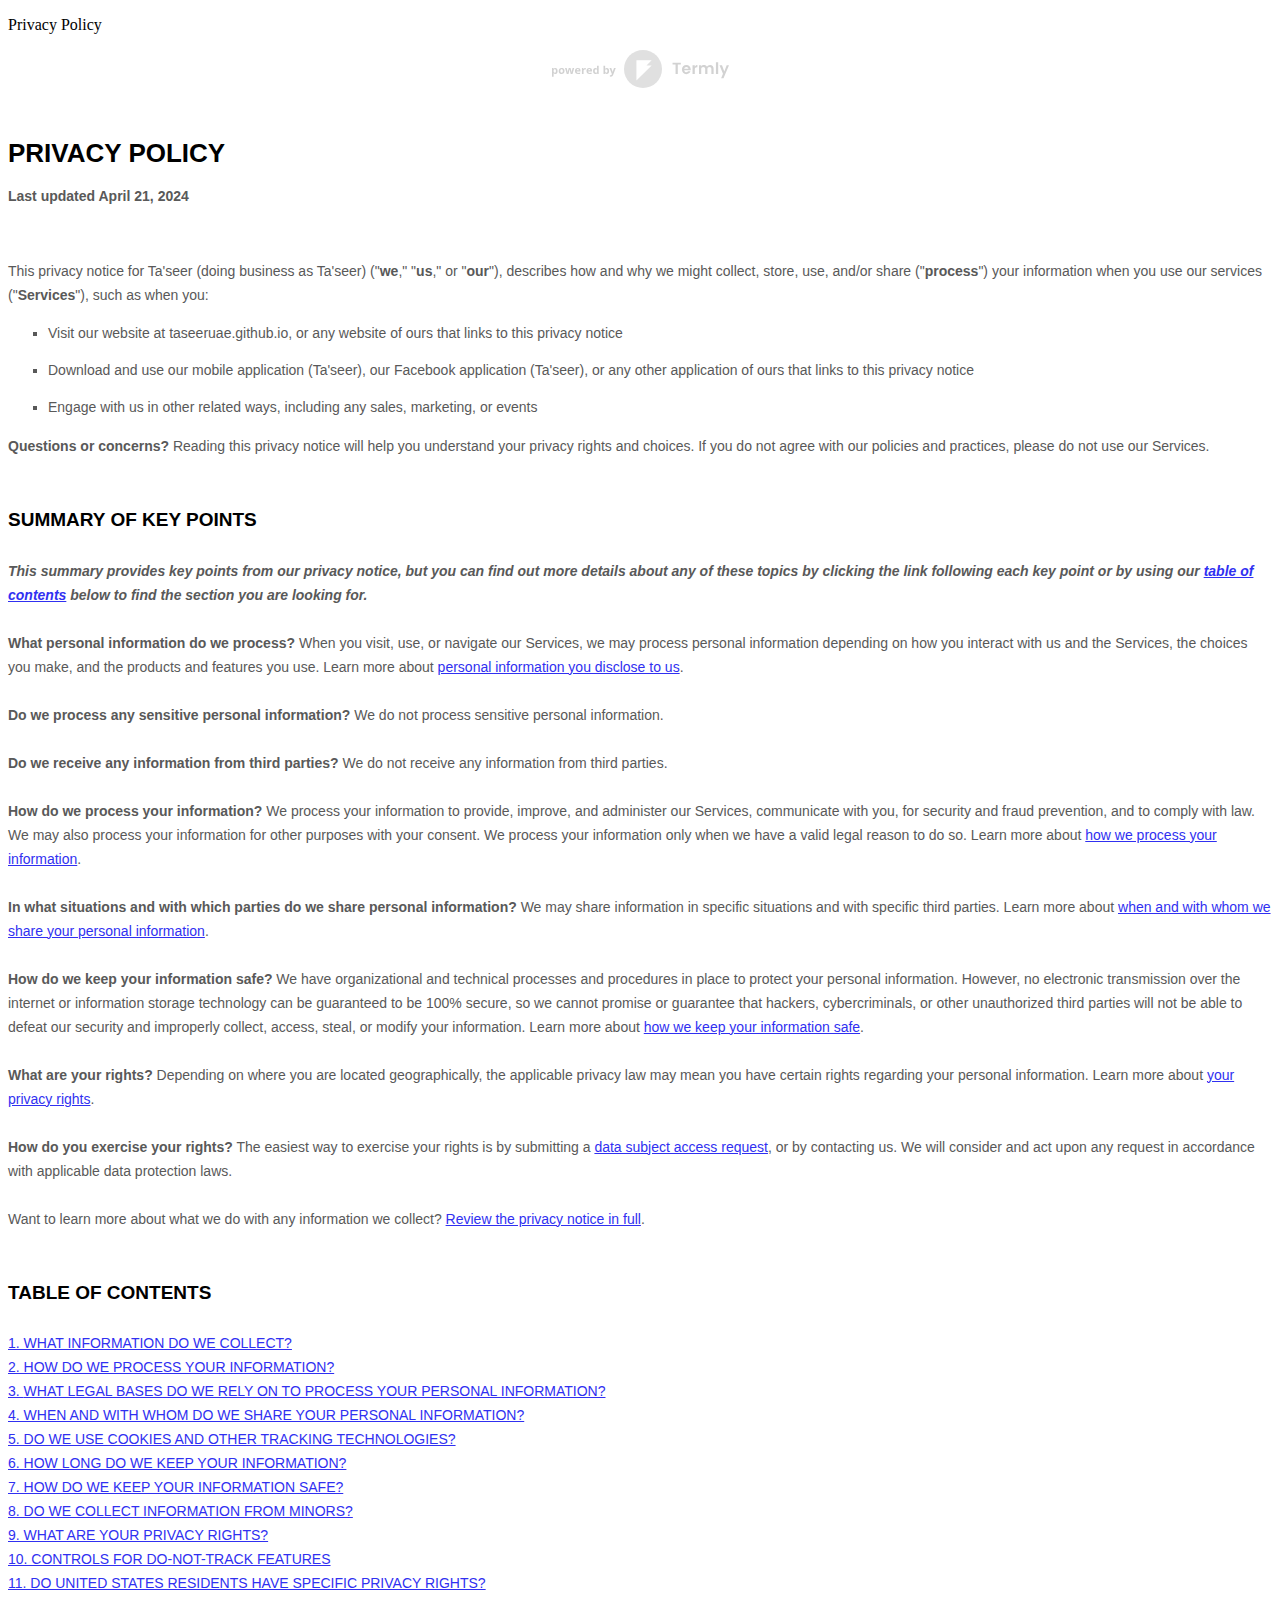
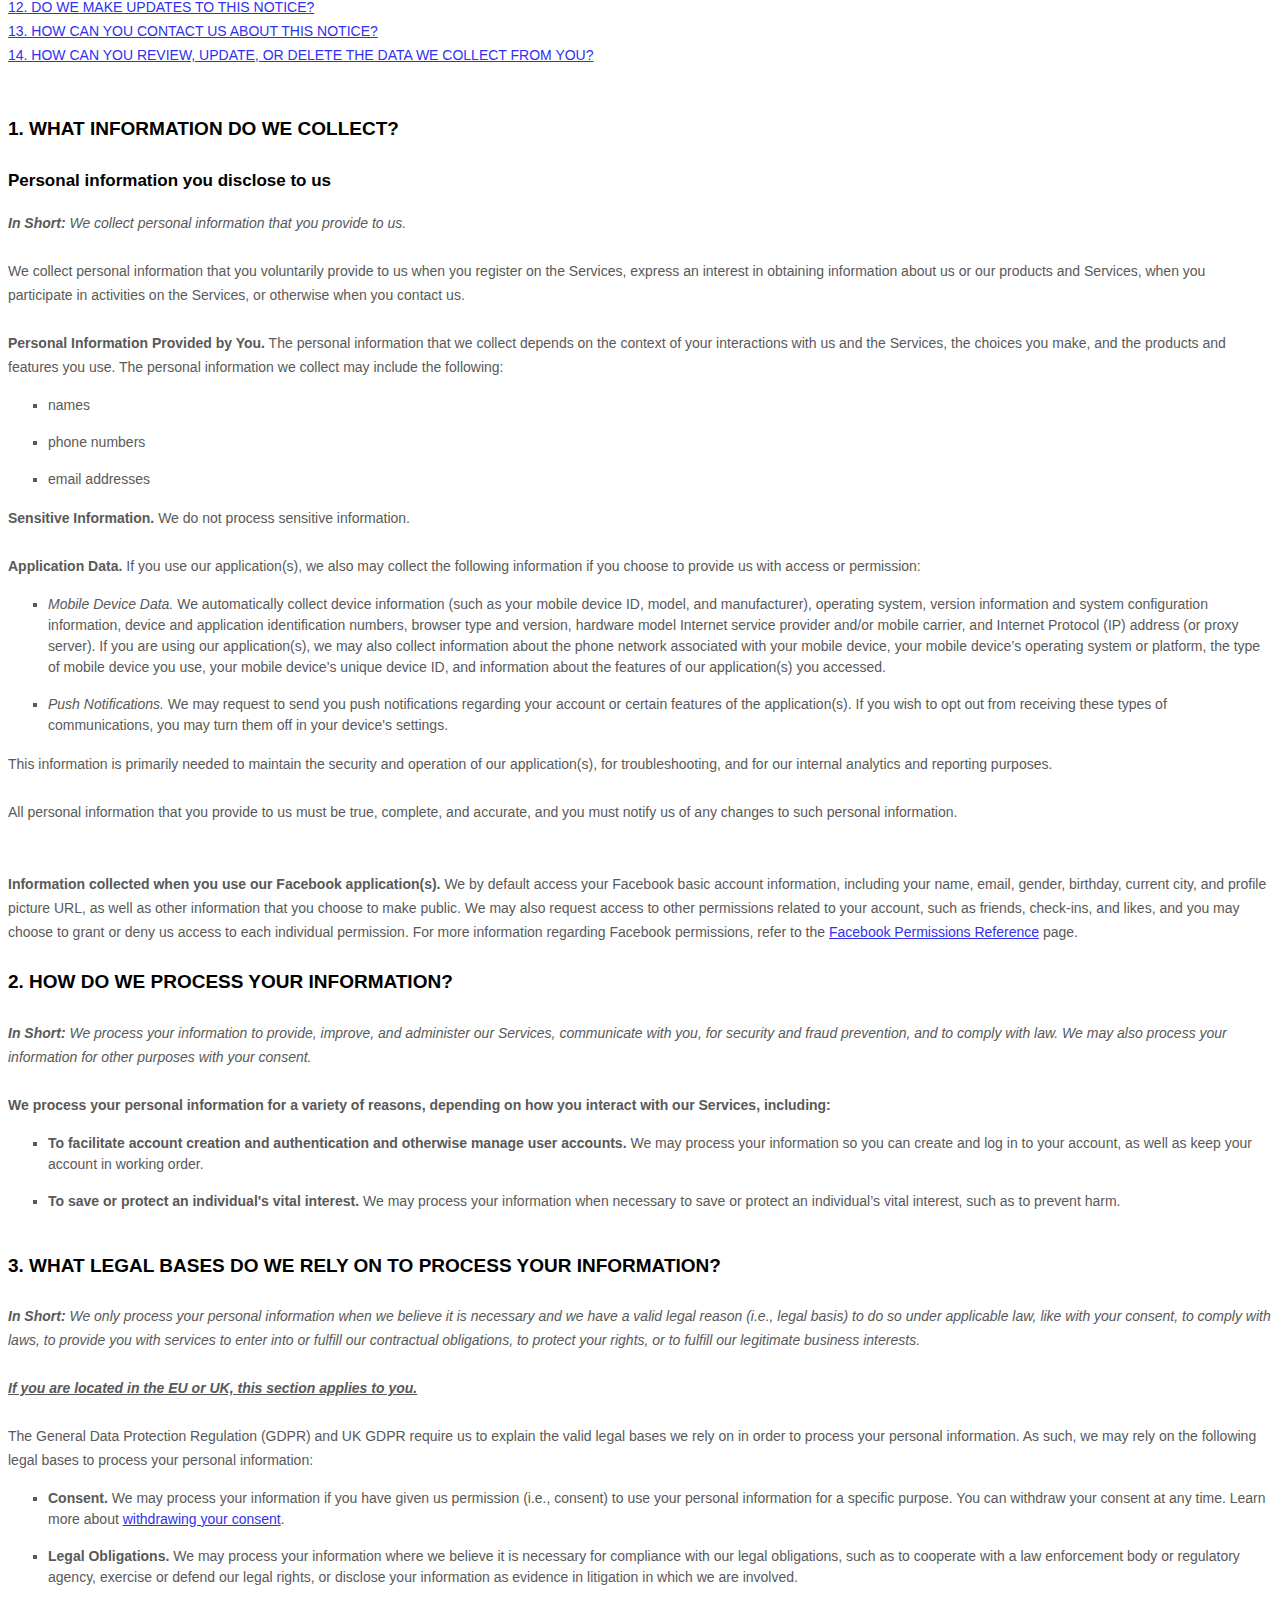
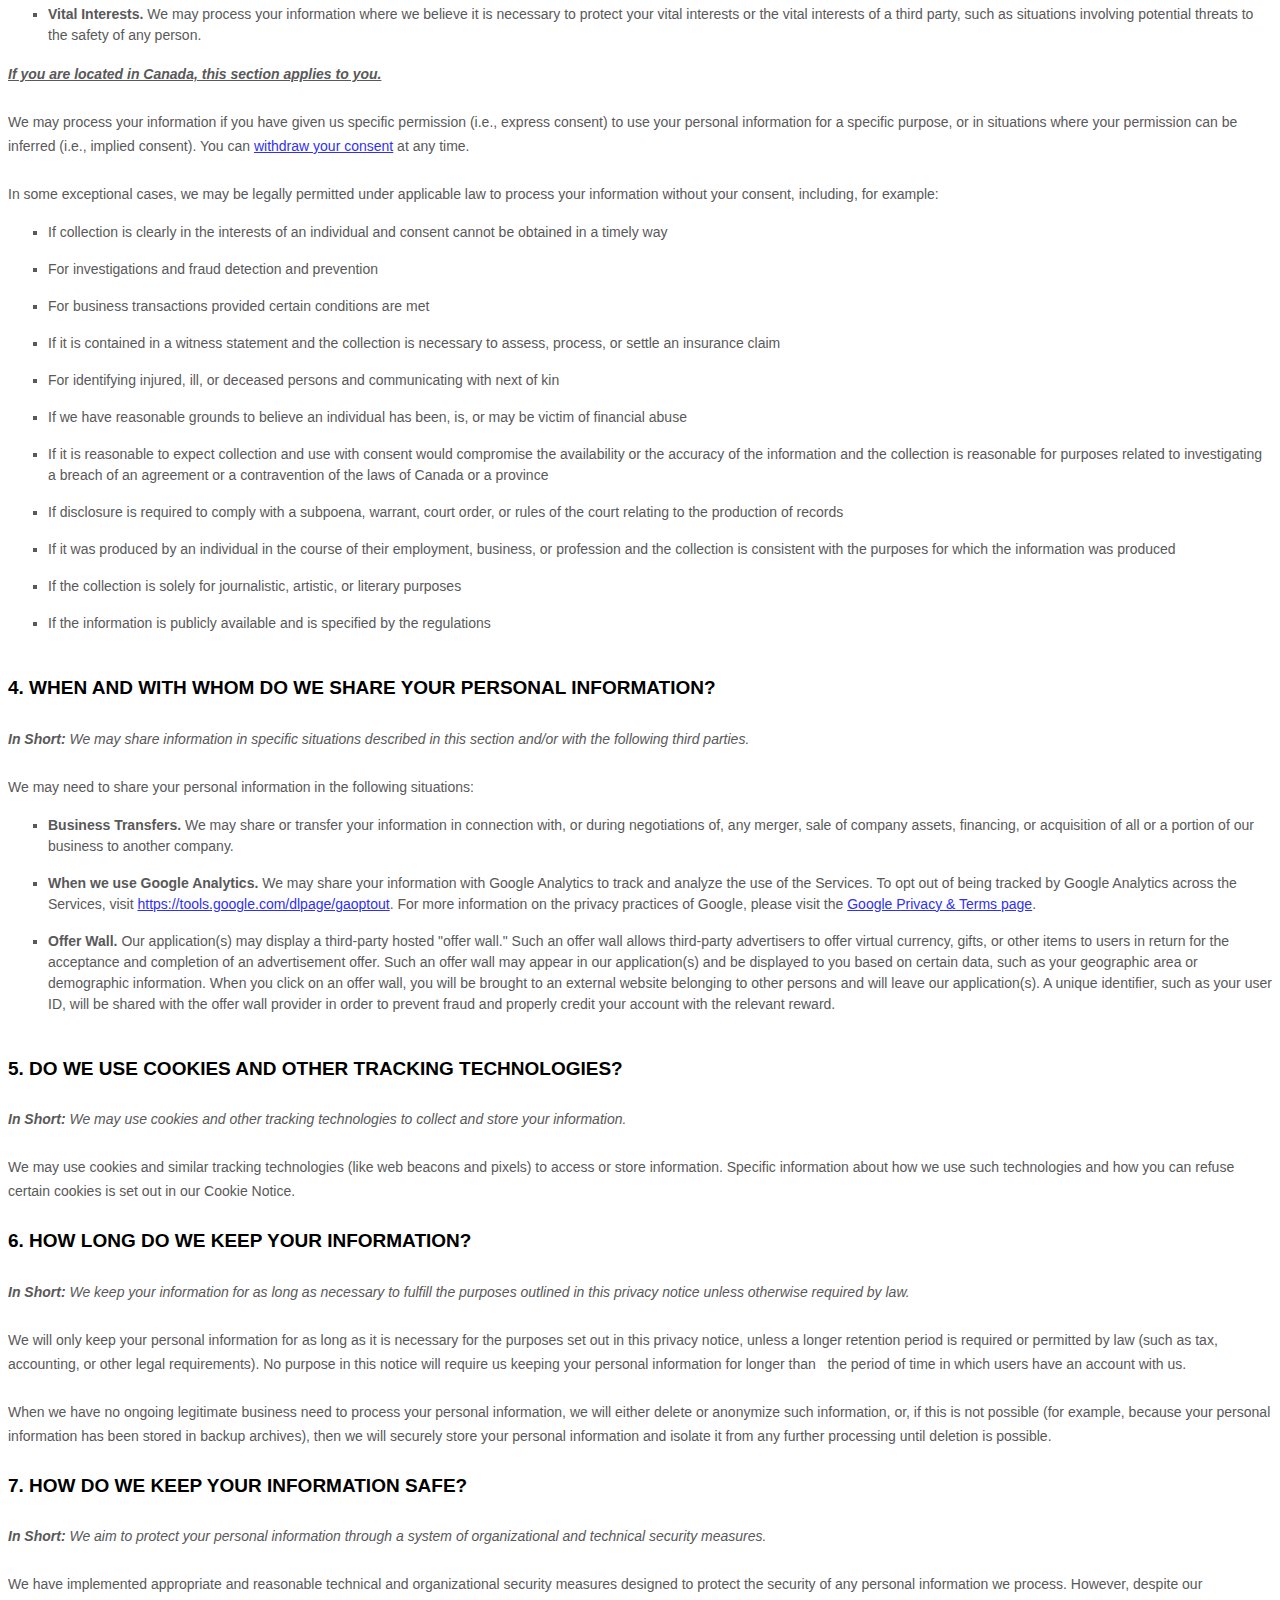
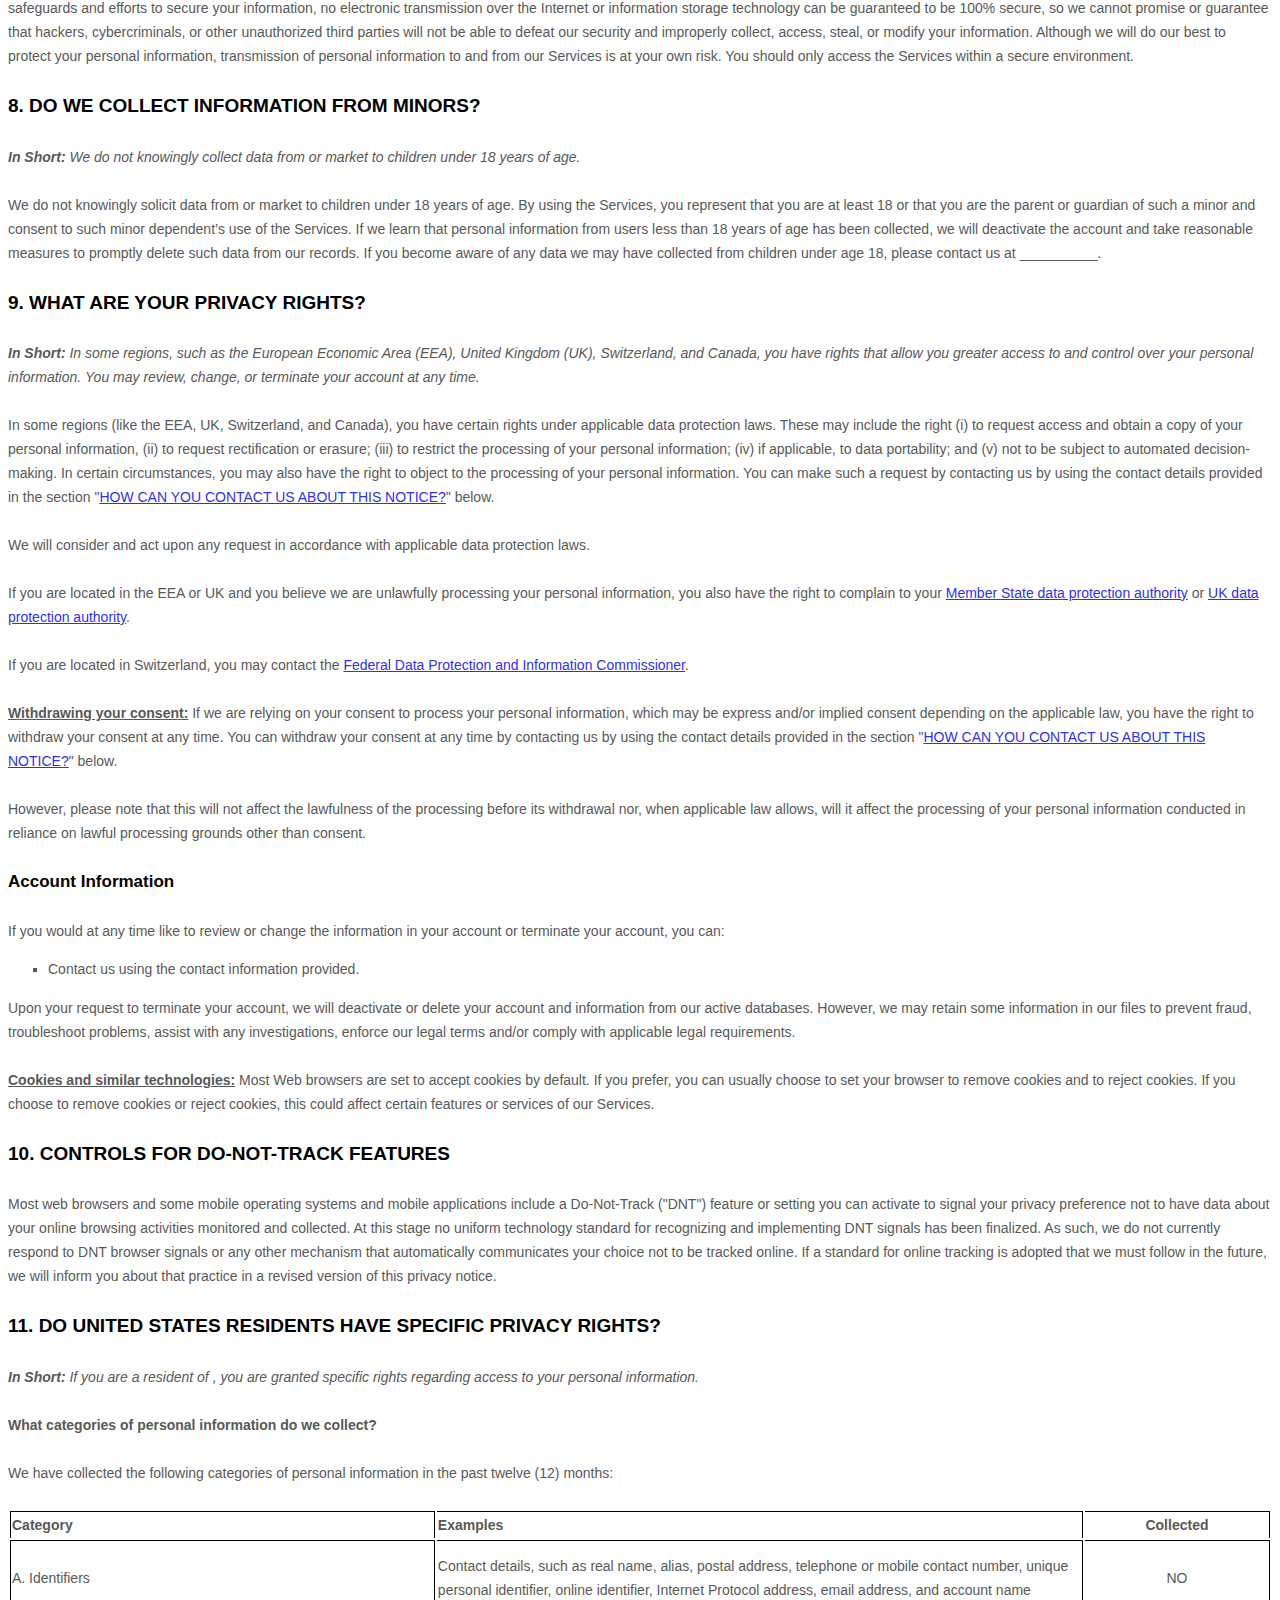
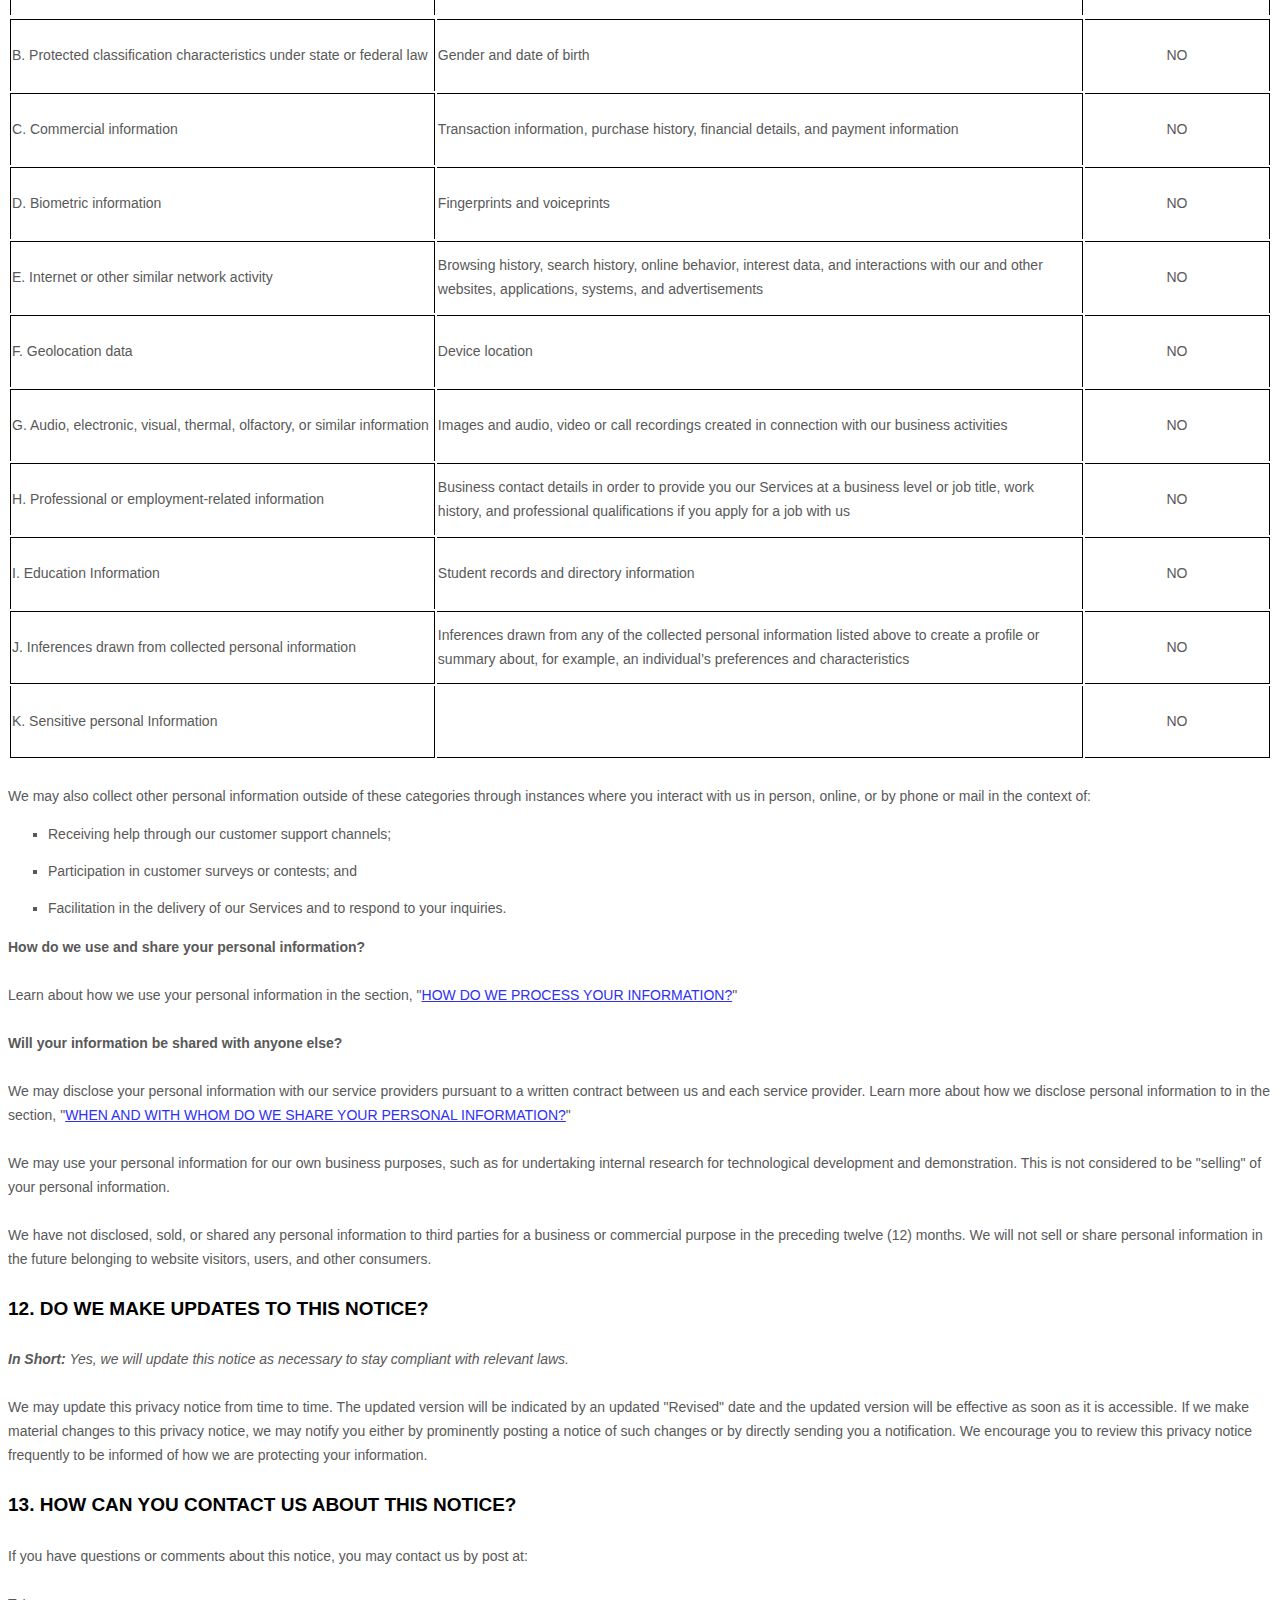
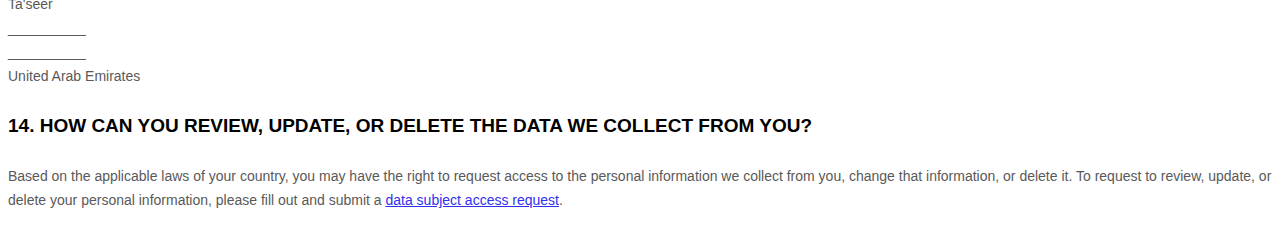
<file: privacy/index.html>
<!DOCTYPE html>
<html>
<head>
  <!--
    If you are serving your web app in a path other than the root, change the
    href value below to reflect the base path you are serving from.

    The path provided below has to start and end with a slash "/" in order for
    it to work correctly.

    For more details:
    * https://developer.mozilla.org/en-US/docs/Web/HTML/Element/base

    This is a placeholder for base href that will be replaced by the value of
    the `--base-href` argument provided to `flutter build`.
  -->
  <!-- Favicon -->

  <title>Ta'seer Privacy Policy</title>
<p>Privacy Policy</p>
<p><style>
  [data-custom-class='body'], [data-custom-class='body'] * {
          background: transparent !important;
        }
[data-custom-class='title'], [data-custom-class='title'] * {
          font-family: Arial !important;
font-size: 26px !important;
color: #000000 !important;
        }
[data-custom-class='subtitle'], [data-custom-class='subtitle'] * {
          font-family: Arial !important;
color: #595959 !important;
font-size: 14px !important;
        }
[data-custom-class='heading_1'], [data-custom-class='heading_1'] * {
          font-family: Arial !important;
font-size: 19px !important;
color: #000000 !important;
        }
[data-custom-class='heading_2'], [data-custom-class='heading_2'] * {
          font-family: Arial !important;
font-size: 17px !important;
color: #000000 !important;
        }
[data-custom-class='body_text'], [data-custom-class='body_text'] * {
          color: #595959 !important;
font-size: 14px !important;
font-family: Arial !important;
        }
[data-custom-class='link'], [data-custom-class='link'] * {
          color: #3030F1 !important;
font-size: 14px !important;
font-family: Arial !important;
word-break: break-word !important;
        }
</style>
      <span style="display: block;margin: 0 auto 3.125rem;width: 11.125rem;height: 2.375rem;background: url([data-uri]) center no-repeat;"></span>

      <div data-custom-class="body">
      <div><strong><span style="font-size: 26px;"><span data-custom-class="title"><bdt class="block-component"></bdt><bdt class="question">PRIVACY POLICY</bdt><bdt class="statement-end-if-in-editor"></bdt></span></span></strong></div><div><br></div><div><span style="color: rgb(127, 127, 127);"><strong><span style="font-size: 15px;"><span data-custom-class="subtitle">Last updated <bdt class="question">April 21, 2024</bdt></span></span></strong></span></div><div><br></div><div><br></div><div><br></div><div style="line-height: 1.5;"><span style="color: rgb(127, 127, 127);"><span style="color: rgb(89, 89, 89); font-size: 15px;"><span data-custom-class="body_text">This privacy notice for <bdt class="question">Ta'seer<bdt class="block-component"></bdt> (doing business as <bdt class="question">Ta'seer</bdt>)<bdt class="statement-end-if-in-editor"></bdt></bdt> (<bdt class="block-component"></bdt>"<strong>we</strong>," "<strong>us</strong>," or "<strong>our</strong>"<bdt class="statement-end-if-in-editor"></bdt></span><span data-custom-class="body_text">), describes how and why we might collect, store, use, and/or share (<bdt class="block-component"></bdt>"<strong>process</strong>"<bdt class="statement-end-if-in-editor"></bdt>) your information when you use our services (<bdt class="block-component"></bdt>"<strong>Services</strong>"<bdt class="statement-end-if-in-editor"></bdt>), such as when you:</span></span></span><span style="font-size: 15px;"><span style="color: rgb(127, 127, 127);"><span data-custom-class="body_text"><span style="color: rgb(89, 89, 89);"><span data-custom-class="body_text"><bdt class="block-component"></bdt></span></span></span></span></span></div><ul><li data-custom-class="body_text" style="line-height: 1.5;"><span style="font-size: 15px; color: rgb(89, 89, 89);"><span style="font-size: 15px; color: rgb(89, 89, 89);"><span data-custom-class="body_text">Visit our website<bdt class="block-component"></bdt> at <span style="color: rgb(0, 58, 250);"><bdt class="question">taseeruae.github.io</bdt></span><span style="font-size: 15px;"><span style="color: rgb(89, 89, 89);"><span data-custom-class="body_text"><span style="font-size: 15px;"><span style="color: rgb(89, 89, 89);"><bdt class="statement-end-if-in-editor">, or any website of ours that links to this privacy notice</bdt></span></span></span></span></span></span></span></span></li></ul><div><bdt class="block-component"><span style="font-size: 15px;"><span style="font-size: 15px;"><span style="color: rgb(127, 127, 127);"><span data-custom-class="body_text"><span style="color: rgb(89, 89, 89);"><span data-custom-class="body_text"><bdt class="block-component"></bdt></span></span></span></span></span></span></bdt></div><ul><li data-custom-class="body_text" style="line-height: 1.5;"><span style="font-size: 15px; color: rgb(89, 89, 89);"><span style="font-size: 15px; color: rgb(89, 89, 89);"><span data-custom-class="body_text">Download and use<bdt class="block-component"></bdt> our mobile application<bdt class="block-component"></bdt> (<bdt class="question">Ta'seer)<span style="font-size: 15px; color: rgb(89, 89, 89);"><span style="font-size: 15px; color: rgb(89, 89, 89);"><span data-custom-class="body_text"><span style="font-size: 15px;"><span style="color: rgb(89, 89, 89);"><span data-custom-class="body_text"><span style="font-size: 15px;"><span style="color: rgb(89, 89, 89);"><bdt class="statement-end-if-in-editor">,</bdt></span></span></span></span></span></span></span></span></bdt></span><span data-custom-class="body_text"><span style="font-size: 15px;"><span style="color: rgb(89, 89, 89);"><span data-custom-class="body_text"><span style="font-size: 15px;"><span style="color: rgb(89, 89, 89);"><bdt class="statement-end-if-in-editor"><bdt class="block-component"></bdt> our Facebook application<bdt class="block-component"> </bdt>(<bdt class="question">Ta'seer)</bdt><bdt class="statement-end-if-in-editor">,</bdt><bdt class="statement-end-if-in-editor"> or any other application of ours that links to this privacy notice</bdt></bdt></span></span></span></span></span></span></span></span></li></ul><div style="line-height: 1.5;"><span style="font-size: 15px;"><span style="color: rgb(127, 127, 127);"><span data-custom-class="body_text"><span style="color: rgb(89, 89, 89);"><span data-custom-class="body_text"><bdt class="block-component"></bdt></span></span></span></span></span></div><ul><li data-custom-class="body_text" style="line-height: 1.5;"><span style="font-size: 15px; color: rgb(89, 89, 89);"><span style="font-size: 15px; color: rgb(89, 89, 89);"><span data-custom-class="body_text">Engage with us in other related ways, including any sales, marketing, or events<span style="font-size: 15px;"><span style="color: rgb(89, 89, 89);"><span data-custom-class="body_text"><span style="font-size: 15px;"><span style="color: rgb(89, 89, 89);"><bdt class="statement-end-if-in-editor"></bdt></span></span></span></span></span></span></span></span></li></ul><div style="line-height: 1.5;"><span style="font-size: 15px;"><span style="color: rgb(127, 127, 127);"><span data-custom-class="body_text"><strong>Questions or concerns? </strong>Reading this privacy notice will help you understand your privacy rights and choices. If you do not agree with our policies and practices, please do not use our Services.<bdt class="block-component"></span></span></span></div><div style="line-height: 1.5;"><br></div><div style="line-height: 1.5;"><br></div><div style="line-height: 1.5;"><strong><span style="font-size: 15px;"><span data-custom-class="heading_1">SUMMARY OF KEY POINTS</span></span></strong></div><div style="line-height: 1.5;"><br></div><div style="line-height: 1.5;"><span style="font-size: 15px;"><span data-custom-class="body_text"><strong><em>This summary provides key points from our privacy notice, but you can find out more details about any of these topics by clicking the link following each key point or by using our </em></strong></span></span><a data-custom-class="link" href="#toc"><span style="color: rgb(0, 58, 250); font-size: 15px;"><span data-custom-class="body_text"><strong><em>table of contents</em></strong></span></span></a><span style="font-size: 15px;"><span data-custom-class="body_text"><strong><em> below to find the section you are looking for.</em></strong></span></span></div><div style="line-height: 1.5;"><br></div><div style="line-height: 1.5;"><span style="font-size: 15px;"><span data-custom-class="body_text"><strong>What personal information do we process?</strong> When you visit, use, or navigate our Services, we may process personal information depending on how you interact with us and the Services, the choices you make, and the products and features you use. Learn more about </span></span><a data-custom-class="link" href="#personalinfo"><span style="color: rgb(0, 58, 250); font-size: 15px;"><span data-custom-class="body_text">personal information you disclose to us</span></span></a><span data-custom-class="body_text">.</span></div><div style="line-height: 1.5;"><br></div><div style="line-height: 1.5;"><span style="font-size: 15px;"><span data-custom-class="body_text"><strong>Do we process any sensitive personal information?</strong> <bdt class="block-component"></bdt>We do not process sensitive personal information.<bdt class="else-block"></bdt></span></span></div><div style="line-height: 1.5;"><br></div><div style="line-height: 1.5;"><span style="font-size: 15px;"><span data-custom-class="body_text"><strong>Do we receive any information from third parties?</strong> <bdt class="block-component"></bdt>We do not receive any information from third parties.<bdt class="else-block"></bdt></span></span></div><div style="line-height: 1.5;"><br></div><div style="line-height: 1.5;"><span style="font-size: 15px;"><span data-custom-class="body_text"><strong>How do we process your information?</strong> We process your information to provide, improve, and administer our Services, communicate with you, for security and fraud prevention, and to comply with law. We may also process your information for other purposes with your consent. We process your information only when we have a valid legal reason to do so. Learn more about </span></span><a data-custom-class="link" href="#infouse"><span style="color: rgb(0, 58, 250); font-size: 15px;"><span data-custom-class="body_text">how we process your information</span></span></a><span data-custom-class="body_text">.</span></div><div style="line-height: 1.5;"><br></div><div style="line-height: 1.5;"><span style="font-size: 15px;"><span data-custom-class="body_text"><strong>In what situations and with which <bdt class="block-component"></bdt>parties do we share personal information?</strong> We may share information in specific situations and with specific <bdt class="block-component"></bdt>third parties. Learn more about </span></span><a data-custom-class="link" href="#whoshare"><span style="color: rgb(0, 58, 250); font-size: 15px;"><span data-custom-class="body_text">when and with whom we share your personal information</span></span></a><span style="font-size: 15px;"><span data-custom-class="body_text">.<bdt class="block-component"></bdt></span></span></div><div style="line-height: 1.5;"><br></div><div style="line-height: 1.5;"><span style="font-size: 15px;"><span data-custom-class="body_text"><strong>How do we keep your information safe?</strong> We have <bdt class="block-component"></bdt>organizational<bdt class="statement-end-if-in-editor"></bdt> and technical processes and procedures in place to protect your personal information. However, no electronic transmission over the internet or information storage technology can be guaranteed to be 100% secure, so we cannot promise or guarantee that hackers, cybercriminals, or other <bdt class="block-component"></bdt>unauthorized<bdt class="statement-end-if-in-editor"></bdt> third parties will not be able to defeat our security and improperly collect, access, steal, or modify your information. Learn more about </span></span><a data-custom-class="link" href="#infosafe"><span style="color: rgb(0, 58, 250); font-size: 15px;"><span data-custom-class="body_text">how we keep your information safe</span></span></a><span data-custom-class="body_text">.</span><span style="font-size: 15px;"><span data-custom-class="body_text"><bdt class="statement-end-if-in-editor"></bdt></span></span></div><div style="line-height: 1.5;"><br></div><div style="line-height: 1.5;"><span style="font-size: 15px;"><span data-custom-class="body_text"><strong>What are your rights?</strong> Depending on where you are located geographically, the applicable privacy law may mean you have certain rights regarding your personal information. Learn more about </span></span><a data-custom-class="link" href="#privacyrights"><span style="color: rgb(0, 58, 250); font-size: 15px;"><span data-custom-class="body_text">your privacy rights</span></span></a><span data-custom-class="body_text">.</span></div><div style="line-height: 1.5;"><br></div><div style="line-height: 1.5;"><span style="font-size: 15px;"><span data-custom-class="body_text"><strong>How do you exercise your rights?</strong> The easiest way to exercise your rights is by <bdt class="block-component">submitting a </bdt></span></span><a data-custom-class="link" href="https://app.termly.io/notify/021c30bd-9c4a-4e63-9a36-8f950ec5480c" rel="noopener noreferrer" target="_blank"><span style="color: rgb(0, 58, 250); font-size: 15px;"><span data-custom-class="body_text">data subject access request</span></span></a><span style="font-size: 15px;"><span data-custom-class="body_text"><bdt class="block-component"></bdt>, or by contacting us. We will consider and act upon any request in accordance with applicable data protection laws.</span></span></div><div style="line-height: 1.5;"><br></div><div style="line-height: 1.5;"><span style="font-size: 15px;"><span data-custom-class="body_text">Want to learn more about what we do with any information we collect? </span></span><a data-custom-class="link" href="#toc"><span style="color: rgb(0, 58, 250); font-size: 15px;"><span data-custom-class="body_text">Review the privacy notice in full</span></span></a><span style="font-size: 15px;"><span data-custom-class="body_text">.</span></span></div><div style="line-height: 1.5;"><br></div><div style="line-height: 1.5;"><br></div><div id="toc" style="line-height: 1.5;"><span style="font-size: 15px;"><span style="color: rgb(127, 127, 127);"><span style="color: rgb(0, 0, 0);"><strong><span data-custom-class="heading_1">TABLE OF CONTENTS</span></strong></span></span></span></div><div style="line-height: 1.5;"><br></div><div style="line-height: 1.5;"><span style="font-size: 15px;"><a data-custom-class="link" href="#infocollect"><span style="color: rgb(0, 58, 250);">1. WHAT INFORMATION DO WE COLLECT?</span></a></span></div><div style="line-height: 1.5;"><span style="font-size: 15px;"><a data-custom-class="link" href="#infouse"><span style="color: rgb(0, 58, 250);">2. HOW DO WE PROCESS YOUR INFORMATION?<bdt class="block-component"></bdt></span></a></span></div><div style="line-height: 1.5;"><span style="font-size: 15px;"><a data-custom-class="link" href="#legalbases"><span style="color: rgb(0, 58, 250);">3. <span style="font-size: 15px;"><span style="color: rgb(0, 58, 250);">WHAT LEGAL BASES DO WE RELY ON TO PROCESS YOUR PERSONAL INFORMATION?</span></span><bdt class="statement-end-if-in-editor"></bdt></span></a></span></div><div style="line-height: 1.5;"><span style="font-size: 15px;"><span style="color: rgb(0, 58, 250);"><a data-custom-class="link" href="#whoshare">4. WHEN AND WITH WHOM DO WE SHARE YOUR PERSONAL INFORMATION?</a></span><span data-custom-class="body_text"><bdt class="block-component"></bdt></a><span style="color: rgb(127, 127, 127);"><span style="color: rgb(89, 89, 89);"><span data-custom-class="body_text"><span style="color: rgb(89, 89, 89);"><bdt class="block-component"></bdt></span></span></span></span></span></div><div style="line-height: 1.5;"><span style="font-size: 15px;"><a data-custom-class="link" href="#cookies"><span style="color: rgb(0, 58, 250);">5. DO WE USE COOKIES AND OTHER TRACKING TECHNOLOGIES?</span></a><span style="color: rgb(127, 127, 127);"><span style="color: rgb(89, 89, 89);"><span data-custom-class="body_text"><span style="color: rgb(89, 89, 89);"><bdt class="statement-end-if-in-editor"></bdt></span></span><span data-custom-class="body_text"><span style="color: rgb(89, 89, 89);"><span style="color: rgb(89, 89, 89);"><span style="color: rgb(89, 89, 89);"><bdt class="block-component"></bdt></span></span><bdt class="block-component"></bdt></span></span></span></span></span></div><div style="line-height: 1.5;"><span style="font-size: 15px;"><a data-custom-class="link" href="#inforetain"><span style="color: rgb(0, 58, 250);">6. HOW LONG DO WE KEEP YOUR INFORMATION?</span></a><span style="color: rgb(127, 127, 127);"><span style="color: rgb(89, 89, 89);"><span data-custom-class="body_text"><span style="color: rgb(89, 89, 89);"><span style="color: rgb(89, 89, 89);"><bdt class="block-component"></bdt></span></span></span></span></span></span></div><div style="line-height: 1.5;"><span style="font-size: 15px;"><a data-custom-class="link" href="#infosafe"><span style="color: rgb(0, 58, 250);">7. HOW DO WE KEEP YOUR INFORMATION SAFE?</span></a><span style="color: rgb(127, 127, 127);"><span style="color: rgb(89, 89, 89);"><span data-custom-class="body_text"><span style="color: rgb(89, 89, 89);"><bdt class="statement-end-if-in-editor"></bdt><bdt class="block-component"></bdt></span></span></span></span></span></div><div style="line-height: 1.5;"><span style="font-size: 15px;"><a data-custom-class="link" href="#infominors"><span style="color: rgb(0, 58, 250);">8. DO WE COLLECT INFORMATION FROM MINORS?</span></a><span style="color: rgb(127, 127, 127);"><span style="color: rgb(89, 89, 89);"><span data-custom-class="body_text"><span style="color: rgb(89, 89, 89);"><bdt class="statement-end-if-in-editor"></bdt></span></span></span></span></span></div><div style="line-height: 1.5;"><span style="font-size: 15px;"><span style="color: rgb(0, 58, 250);"><a data-custom-class="link" href="#privacyrights">9. WHAT ARE YOUR PRIVACY RIGHTS?</a></span></span></div><div style="line-height: 1.5;"><span style="font-size: 15px;"><a data-custom-class="link" href="#DNT"><span style="color: rgb(0, 58, 250);">10. CONTROLS FOR DO-NOT-TRACK FEATURES<bdt class="block-component"></bdt></span></a></span></div><div style="line-height: 1.5;"><span style="font-size: 15px;"><a data-custom-class="link" href="#uslaws"><span style="color: rgb(0, 58, 250);">11. DO UNITED STATES RESIDENTS HAVE SPECIFIC PRIVACY RIGHTS?</span></a></span><bdt class="block-component"><span style="font-size: 15px;"><span data-custom-class="body_text"></span></bdt></span></div><div style="line-height: 1.5;"><bdt class="block-component"><span style="font-size: 15px;"></bdt><bdt class="block-component"></bdt><bdt class="block-component"></bdt><bdt class="block-component"></bdt><bdt class="block-component"></bdt><bdt class="block-component"></bdt><bdt class="block-component"></bdt><bdt class="block-component"></bdt><bdt class="block-component"></bdt><bdt class="block-component"></span></bdt></div><div style="line-height: 1.5;"><span style="font-size: 15px;"><a data-custom-class="link" href="#policyupdates"><span style="color: rgb(0, 58, 250);">12. DO WE MAKE UPDATES TO THIS NOTICE?</span></a></span></div><div style="line-height: 1.5;"><a data-custom-class="link" href="#contact"><span style="color: rgb(0, 58, 250); font-size: 15px;">13. HOW CAN YOU CONTACT US ABOUT THIS NOTICE?</span></a></div><div style="line-height: 1.5;"><a data-custom-class="link" href="#request"><span style="color: rgb(0, 58, 250);">14. HOW CAN YOU REVIEW, UPDATE, OR DELETE THE DATA WE COLLECT FROM YOU?</span></a></div><div style="line-height: 1.5;"><br></div><div style="line-height: 1.5;"><br></div><div id="infocollect" style="line-height: 1.5;"><span style="color: rgb(0, 0, 0);"><span style="color: rgb(0, 0, 0); font-size: 15px;"><span style="font-size: 15px; color: rgb(0, 0, 0);"><span style="font-size: 15px; color: rgb(0, 0, 0);"><span id="control" style="color: rgb(0, 0, 0);"><strong><span data-custom-class="heading_1">1. WHAT INFORMATION DO WE COLLECT?</span></strong></span></span></span></span></span></div><div style="line-height: 1.5;"><br></div><div id="personalinfo" style="line-height: 1.5;"><span data-custom-class="heading_2" style="color: rgb(0, 0, 0);"><span style="font-size: 15px;"><strong>Personal information you disclose to us</strong></span></span></div><div><div><br></div><div style="line-height: 1.5;"><span style="color: rgb(127, 127, 127);"><span style="color: rgb(89, 89, 89); font-size: 15px;"><span data-custom-class="body_text"><span style="font-size: 15px; color: rgb(89, 89, 89);"><span style="font-size: 15px; color: rgb(89, 89, 89);"><span data-custom-class="body_text"><strong><em>In Short:</em></strong></span></span></span></span><span data-custom-class="body_text"><span style="font-size: 15px; color: rgb(89, 89, 89);"><span style="font-size: 15px; color: rgb(89, 89, 89);"><span data-custom-class="body_text"><strong><em> </em></strong><em>We collect personal information that you provide to us.</em></span></span></span></span></span></span></div></div><div style="line-height: 1.5;"><br></div><div style="line-height: 1.5;"><span style="font-size: 15px; color: rgb(89, 89, 89);"><span style="font-size: 15px; color: rgb(89, 89, 89);"><span data-custom-class="body_text">We collect personal information that you voluntarily provide to us when you <span style="font-size: 15px;"><bdt class="block-component"></bdt></span>register on the Services, </span><span style="font-size: 15px;"><span data-custom-class="body_text"><span style="font-size: 15px;"><bdt class="statement-end-if-in-editor"></bdt></span></span><span data-custom-class="body_text">express an interest in obtaining information about us or our products and Services, when you participate in activities on the Services, or otherwise when you contact us.</span></span></span></span></div><div style="line-height: 1.5;"><br></div><div style="line-height: 1.5;"><span style="font-size: 15px; color: rgb(89, 89, 89);"><span style="font-size: 15px; color: rgb(89, 89, 89);"><span data-custom-class="body_text"><span style="font-size: 15px;"><bdt class="block-component"></bdt></span></span></span></span></div><div style="line-height: 1.5;"><span style="font-size: 15px; color: rgb(89, 89, 89);"><span style="font-size: 15px; color: rgb(89, 89, 89);"><span data-custom-class="body_text"><strong>Personal Information Provided by You.</strong> The personal information that we collect depends on the context of your interactions with us and the Services, the choices you make, and the products and features you use. The personal information we collect may include the following:<span style="font-size: 15px;"><span data-custom-class="body_text"><bdt class="forloop-component"></bdt></span></span></span></span></span></div><ul><li data-custom-class="body_text" style="line-height: 1.5;"><span style="font-size: 15px; color: rgb(89, 89, 89);"><span style="font-size: 15px; color: rgb(89, 89, 89);"><span data-custom-class="body_text"><span style="font-size: 15px;"><span data-custom-class="body_text"><bdt class="question">names</bdt></span></span></span></span></span></li></ul><div style="line-height: 1.5;"><span style="font-size: 15px; color: rgb(89, 89, 89);"><span style="font-size: 15px; color: rgb(89, 89, 89);"><span data-custom-class="body_text"><span style="font-size: 15px;"><span data-custom-class="body_text"><bdt class="forloop-component"></bdt></span></span></span></span></span></div><ul><li data-custom-class="body_text" style="line-height: 1.5;"><span style="font-size: 15px; color: rgb(89, 89, 89);"><span style="font-size: 15px; color: rgb(89, 89, 89);"><span data-custom-class="body_text"><span style="font-size: 15px;"><span data-custom-class="body_text"><bdt class="question">phone numbers</bdt></span></span></span></span></span></li></ul><div style="line-height: 1.5;"><span style="font-size: 15px; color: rgb(89, 89, 89);"><span style="font-size: 15px; color: rgb(89, 89, 89);"><span data-custom-class="body_text"><span style="font-size: 15px;"><span data-custom-class="body_text"><bdt class="forloop-component"></bdt></span></span></span></span></span></div><ul><li data-custom-class="body_text" style="line-height: 1.5;"><span style="font-size: 15px; color: rgb(89, 89, 89);"><span style="font-size: 15px; color: rgb(89, 89, 89);"><span data-custom-class="body_text"><span style="font-size: 15px;"><span data-custom-class="body_text"><bdt class="question">email addresses</bdt></span></span></span></span></span></li></ul><div style="line-height: 1.5;"><span style="font-size: 15px; color: rgb(89, 89, 89);"><span style="font-size: 15px; color: rgb(89, 89, 89);"><span data-custom-class="body_text"><span style="font-size: 15px;"><span data-custom-class="body_text"><bdt class="forloop-component"></bdt></span><span data-custom-class="body_text"><bdt class="statement-end-if-in-editor"></bdt></span></span></span></span></span></div><div id="sensitiveinfo" style="line-height: 1.5;"><span style="font-size: 15px;"><span data-custom-class="body_text"><strong>Sensitive Information.</strong> <bdt class="block-component"></bdt>We do not process sensitive information.</span></span></div><div style="line-height: 1.5;"><br></div><div style="line-height: 1.5;"><span style="font-size: 15px;"><span data-custom-class="body_text"><bdt class="else-block"></bdt></span></span><span style="font-size: 15px; color: rgb(89, 89, 89);"><span style="font-size: 15px; color: rgb(89, 89, 89);"><span data-custom-class="body_text"><span style="font-size: 15px;"><span data-custom-class="body_text"><bdt class="block-component"><bdt class="block-component"></bdt></bdt></span></span></span></span><bdt class="block-component"><bdt class="block-component"></bdt></bdt></div><div style="line-height: 1.5;"><span data-custom-class="body_text"><span style="font-size: 15px;"><strong>Application Data.</strong> If you use our application(s), we also may collect the following information if you choose to provide us with access or permission:<bdt class="block-component"></bdt></span></span></li></ul><div style="line-height: 1.5;"><bdt class="block-component"><span style="font-size: 15px;"><span data-custom-class="body_text"></bdt></span></span></li></ul><div style="line-height: 1.5;"><bdt class="block-component"><span style="font-size: 15px;"><span data-custom-class="body_text"></span></span></bdt></div><ul><li data-custom-class="body_text" style="line-height: 1.5;"><span style="font-size: 15px;"><span data-custom-class="body_text"><em>Mobile Device Data.</em> We automatically collect device information (such as your mobile device ID, model, and manufacturer), operating system, version information and system configuration information, device and application identification numbers, browser type and version, hardware model Internet service provider and/or mobile carrier, and Internet Protocol (IP) address (or proxy server). If you are using our application(s), we may also collect information about the phone network associated with your mobile device, your mobile device’s operating system or platform, the type of mobile device you use, your mobile device’s unique device ID, and information about the features of our application(s) you accessed.<bdt class="statement-end-if-in-editor"></bdt></span></span></li></ul><div style="line-height: 1.5;"><bdt class="block-component"><span style="font-size: 15px;"><span data-custom-class="body_text"></span></span></bdt></div><ul><li data-custom-class="body_text" style="line-height: 1.5;"><span style="font-size: 15px;"><span data-custom-class="body_text"><em>Push Notifications.</em> We may request to send you push notifications regarding your account or certain features of the application(s). If you wish to opt out from receiving these types of communications, you may turn them off in your device's settings.<bdt class="statement-end-if-in-editor"></bdt></span></span></li></ul><div style="line-height: 1.5;"><span style="font-size: 15px;"><span data-custom-class="body_text">This information is primarily needed to maintain the security and operation of our application(s), for troubleshooting, and for our internal analytics and reporting purposes.</span></span></div><div style="line-height: 1.5;"><br></div><div style="line-height: 1.5;"><bdt class="statement-end-if-in-editor"><span style="font-size: 15px;"><span data-custom-class="body_text"></span></span></bdt></div><div style="line-height: 1.5;"><span style="font-size: 15px; color: rgb(89, 89, 89);"><span style="font-size: 15px; color: rgb(89, 89, 89);"><span data-custom-class="body_text">All personal information that you provide to us must be true, complete, and accurate, and you must notify us of any changes to such personal information.</span></span></span></div><div style="line-height: 1.5;"><br></div><div style="line-height: 1.5;"><span style="font-size: 15px; color: rgb(89, 89, 89);"><span style="font-size: 15px; color: rgb(89, 89, 89);"><span data-custom-class="body_text"><bdt class="block-component"></bdt></bdt></span><span data-custom-class="body_text"><span style="color: rgb(89, 89, 89); font-size: 15px;"><span data-custom-class="body_text"><span style="color: rgb(89, 89, 89); font-size: 15px;"><span data-custom-class="body_text"><bdt class="statement-end-if-in-editor"><bdt class="block-component"></bdt></bdt></span></span></span></span></bdt></span></span></span></span></span></span></span></span><span style="font-size: 15px;"><span data-custom-class="body_text"><bdt class="block-component"></bdt></span></span></div><div style="line-height: 1.5;"><br></div><div style="line-height: 1.5;"><span style="font-size: 15px;"><span data-custom-class="body_text"><strong>Information collected when you use our Facebook application(s).</strong> We by default access your </span><span data-custom-class="body_text">Facebook basic account information, including your name, email, gender, birthday, current city, and profile picture URL, as well as other information that you choose to make public. We may also request access to other permissions related to your account, such as friends, check-ins, and likes, and you may choose to grant or deny us access to each individual permission. For more information regarding Facebook permissions, refer to the </span></span><a data-custom-class="link" href="https://developers.facebook.com/docs/facebook-login/permissions" rel="noopener noreferrer" target="_blank"><span style="color: rgb(0, 58, 250); font-size: 15px;"><span data-custom-class="body_text">Facebook Permissions Reference</span></span></a><span style="font-size: 15px;"><span data-custom-class="body_text"> page.</span></span><span style="font-size: 15px;"><span data-custom-class="body_text"><bdt class="statement-end-if-in-editor"></bdt></span></span></div><div style="line-height: 1.5;"><br></div><div id="infouse" style="line-height: 1.5;"><span style="color: rgb(127, 127, 127);"><span style="color: rgb(89, 89, 89); font-size: 15px;"><span style="font-size: 15px; color: rgb(89, 89, 89);"><span style="font-size: 15px; color: rgb(89, 89, 89);"><span id="control" style="color: rgb(0, 0, 0);"><strong><span data-custom-class="heading_1">2. HOW DO WE PROCESS YOUR INFORMATION?</span></strong></span></span></span></span></span></div><div><div style="line-height: 1.5;"><br></div><div style="line-height: 1.5;"><span style="color: rgb(127, 127, 127);"><span style="color: rgb(89, 89, 89); font-size: 15px;"><span data-custom-class="body_text"><span style="font-size: 15px; color: rgb(89, 89, 89);"><span style="font-size: 15px; color: rgb(89, 89, 89);"><span data-custom-class="body_text"><strong><em>In Short: </em></strong><em>We process your information to provide, improve, and administer our Services, communicate with you, for security and fraud prevention, and to comply with law. We may also process your information for other purposes with your consent.</em></span></span></span></span></span></span></div></div><div style="line-height: 1.5;"><br></div><div style="line-height: 1.5;"><span style="font-size: 15px; color: rgb(89, 89, 89);"><span style="font-size: 15px; color: rgb(89, 89, 89);"><span data-custom-class="body_text"><strong>We process your personal information for a variety of reasons, depending on how you interact with our Services, including:</strong><bdt class="block-component"></bdt></span></span></span></div><ul><li data-custom-class="body_text" style="line-height: 1.5;"><span style="font-size: 15px; color: rgb(89, 89, 89);"><span style="font-size: 15px; color: rgb(89, 89, 89);"><span data-custom-class="body_text"><strong>To facilitate account creation and authentication and otherwise manage user accounts. </strong>We may process your information so you can create and log in to your account, as well as keep your account in working order.<span style="font-size: 15px; color: rgb(89, 89, 89);"><span style="font-size: 15px; color: rgb(89, 89, 89);"><span data-custom-class="body_text"><span style="font-size: 15px;"><span style="color: rgb(89, 89, 89);"><span data-custom-class="body_text"><span style="font-size: 15px;"><span style="color: rgb(89, 89, 89);"><span data-custom-class="body_text"><bdt class="statement-end-if-in-editor"></bdt></span></span></span></span></span></span></span></span></span></span></span></span></li></ul><div style="line-height: 1.5;"><span style="font-size: 15px; color: rgb(89, 89, 89);"><span style="font-size: 15px; color: rgb(89, 89, 89);"><span data-custom-class="body_text"><bdt class="block-component"></bdt></span></span></span></span></span></span></span></span></span></span></span></span></span></span></span></li></ul><div style="line-height: 1.5;"><span style="font-size: 15px; color: rgb(89, 89, 89);"><span style="font-size: 15px; color: rgb(89, 89, 89);"><span data-custom-class="body_text"><bdt class="block-component"></bdt></span></span></span></span></span></span></span></span></span></span></span></span></span></span></span></span></span></span></span></span></span></li></ul><div style="line-height: 1.5;"><span style="font-size: 15px; color: rgb(89, 89, 89);"><span style="font-size: 15px; color: rgb(89, 89, 89);"><span data-custom-class="body_text"><bdt class="block-component"></bdt></span></span></span></span></span></span></span></span></span></span></span></span></li></ul><div style="line-height: 1.5;"><span style="font-size: 15px; color: rgb(89, 89, 89);"><span style="font-size: 15px; color: rgb(89, 89, 89);"><span data-custom-class="body_text"><bdt class="block-component"></bdt></span></span></span></li></ul><div style="line-height: 1.5;"><bdt class="block-component"><span style="font-size: 15px;"></bdt></span></span></span></span></span></span></li></ul><div style="line-height: 1.5;"><bdt class="block-component"><span style="font-size: 15px;"></bdt></span></span></span></span></span></span></span></span></span></li></ul><div style="line-height: 1.5;"><bdt class="block-component"><span style="font-size: 15px;"></bdt></span></span></span></span></span></span></span></span></span></span></span></span></li></ul><div style="line-height: 1.5;"><bdt class="block-component"><span style="font-size: 15px;"><span data-custom-class="body_text"></span></span></bdt></li></ul><p style="font-size: 15px; line-height: 1.5;"><bdt class="block-component"><span style="font-size: 15px;"></bdt></span></span></span></span></span></span></span></span></span></span></span></li></ul><p style="font-size: 15px; line-height: 1.5;"><bdt class="block-component"><span style="font-size: 15px;"></bdt></span></span></span></span></span></span></span></span></span></span></span></li></ul><p style="font-size: 15px; line-height: 1.5;"><bdt class="block-component"></bdt></span></span></span></span></span></span></span></span></span></span></span></li></ul><p style="font-size: 15px; line-height: 1.5;"><bdt class="block-component"></bdt></span></span></span></span></span></span></span></span></span></span></span></li></ul><div style="line-height: 1.5;"><bdt class="block-component"><span style="font-size: 15px;"><span data-custom-class="body_text"></span></bdt></span></li></ul><div style="line-height: 1.5;"><bdt class="block-component"><span style="font-size: 15px;"></bdt></span></span></span></li></ul><div style="line-height: 1.5;"><bdt class="block-component"><span style="font-size: 15px;"></bdt></span></span></span></li></ul><div style="line-height: 1.5;"><span style="font-size: 15px;"><bdt class="block-component"><span data-custom-class="body_text"></bdt></span></span></li></ul><div style="line-height: 1.5;"><bdt class="block-component"><span style="font-size: 15px;"><span data-custom-class="body_text"></bdt></span></span></li></ul><div style="line-height: 1.5;"><bdt class="block-component"><span style="font-size: 15px;"><span data-custom-class="body_text"></span></span></bdt></li></ul><div style="line-height: 1.5;"><bdt class="block-component"><span style="font-size: 15px;"><span data-custom-class="body_text"></span></span></bdt></li></ul><div style="line-height: 1.5;"><bdt class="block-component"><span style="font-size: 15px;"><span data-custom-class="body_text"></span></span></bdt></li></ul><div style="line-height: 1.5;"><bdt class="block-component"><span style="font-size: 15px;"><span data-custom-class="body_text"></span></span></bdt></li></ul><div style="line-height: 1.5;"><bdt class="block-component"><span style="font-size: 15px;"><span data-custom-class="body_text"></span></span></bdt></li></ul><div style="line-height: 1.5;"><bdt class="block-component"><span style="font-size: 15px;"><span data-custom-class="body_text"></span></span></bdt></li></ul><div style="line-height: 1.5;"><bdt class="block-component"><span style="font-size: 15px;"><span data-custom-class="body_text"></bdt></span></span></li></ul><div style="line-height: 1.5;"><bdt class="block-component"><span style="font-size: 15px;"><span data-custom-class="body_text"></bdt></span></span></li></ul><div style="line-height: 1.5;"><bdt class="block-component"><span style="font-size: 15px;"><span data-custom-class="body_text"></bdt></span></span></li></ul><div style="line-height: 1.5;"><bdt class="block-component"><span style="font-size: 15px;"><span data-custom-class="body_text"></span></span></bdt></div><ul><li data-custom-class="body_text" style="line-height: 1.5;"><span data-custom-class="body_text"><span style="font-size: 15px;"><strong>To save or protect an individual's vital interest.</strong> We may process your information when necessary to save or protect an individual’s vital interest, such as to prevent harm.</span></span><bdt class="statement-end-if-in-editor"><span style="font-size: 15px;"><span data-custom-class="body_text"></span></span></bdt></li></ul><div style="line-height: 1.5;"><bdt class="block-component"><span style="font-size: 15px;"><span data-custom-class="body_text"></span></span></bdt><bdt class="block-component"><span style="font-size: 15px;"><span data-custom-class="body_text"></bdt></span></span><bdt class="block-component"><span style="font-size: 15px;"><span data-custom-class="body_text"></span></span></bdt><bdt class="block-component"><span style="font-size: 15px;"><span data-custom-class="body_text"></span></span></bdt></div><div style="line-height: 1.5;"><br></div><div id="legalbases" style="line-height: 1.5;"><strong><span style="font-size: 15px;"><span data-custom-class="heading_1">3. WHAT LEGAL BASES DO WE RELY ON TO PROCESS YOUR INFORMATION?</span></span></strong></div><div style="line-height: 1.5;"><br></div><div style="line-height: 1.5;"><em><span style="font-size: 15px;"><span data-custom-class="body_text"><strong>In Short: </strong>We only process your personal information when we believe it is necessary and we have a valid legal reason (i.e.<bdt class="block-component"></bdt>,<bdt class="statement-end-if-in-editor"></bdt> legal basis) to do so under applicable law, like with your consent, to comply with laws, to provide you with services to enter into or <bdt class="block-component"></bdt>fulfill<bdt class="statement-end-if-in-editor"></bdt> our contractual obligations, to protect your rights, or to <bdt class="block-component"></bdt>fulfill<bdt class="statement-end-if-in-editor"></bdt> our legitimate business interests.</span></span></em></div><div style="line-height: 1.5;"><br></div><div style="line-height: 1.5;"><span style="font-size: 15px;"><span data-custom-class="body_text"><bdt class="block-component"></bdt></span><span data-custom-class="body_text"><bdt class="block-component"></bdt></span></span></div><div style="line-height: 1.5;"><em><span style="font-size: 15px;"><span data-custom-class="body_text"><strong><u>If you are located in the EU or UK, this section applies to you.</u></strong></span></span></em></div><div style="line-height: 1.5;"><br></div><div style="line-height: 1.5;"><span style="font-size: 15px;"><span data-custom-class="body_text"><bdt class="statement-end-if-in-editor"></bdt></span></span></div><div style="line-height: 1.5;"><span style="font-size: 15px;"><span data-custom-class="body_text">The General Data Protection Regulation (GDPR) and UK GDPR require us to explain the valid legal bases we rely on in order to process your personal information. As such, we may rely on the following legal bases to process your personal information:</span></span></div><ul><li data-custom-class="body_text" style="line-height: 1.5;"><span style="font-size: 15px;"><span data-custom-class="body_text"><strong>Consent. </strong>We may process your information if you have given us permission (i.e.<bdt class="block-component"></bdt>,<bdt class="statement-end-if-in-editor"></bdt> consent) to use your personal information for a specific purpose. You can withdraw your consent at any time. Learn more about </span></span><a data-custom-class="link" href="#withdrawconsent"><span style="color: rgb(0, 58, 250); font-size: 15px;"><span data-custom-class="body_text">withdrawing your consent</span></span></a><span data-custom-class="body_text">.</span></li></ul><div style="line-height: 1.5;"><bdt class="block-component"><span style="font-size: 15px;"><span data-custom-class="body_text"></span></span></bdt></li></ul><div style="line-height: 1.5;"><bdt class="block-component"><span style="font-size: 15px;"><span data-custom-class="body_text"></span></span></bdt><bdt class="block-component"><span style="font-size: 15px;"><span data-custom-class="body_text"></span></span></bdt></div><ul><li data-custom-class="body_text" style="line-height: 1.5;"><span data-custom-class="body_text"><span style="font-size: 15px;"><strong>Legal Obligations.</strong> We may process your information where we believe it is necessary for compliance with our legal obligations, such as to cooperate with a law enforcement body or regulatory agency, exercise or defend our legal rights, or disclose your information as evidence in litigation in which we are involved.<bdt class="statement-end-if-in-editor"></bdt><br></span></span></li></ul><div style="line-height: 1.5;"><bdt class="block-component"><span style="font-size: 15px;"><span data-custom-class="body_text"></span></span></bdt></div><ul><li data-custom-class="body_text" style="line-height: 1.5;"><span data-custom-class="body_text"><span style="font-size: 15px;"><strong>Vital Interests.</strong> We may process your information where we believe it is necessary to protect your vital interests or the vital interests of a third party, such as situations involving potential threats to the safety of any person.</span></span><bdt class="statement-end-if-in-editor"><span style="font-size: 15px;"><span data-custom-class="body_text"></span></span></bdt></li></ul><div style="line-height: 1.5;"><bdt class="block-component"><span style="font-size: 15px;"><span data-custom-class="body_text"></span></span></bdt><span data-custom-class="body_text"><span style="font-size: 15px;"><bdt class="block-component"><bdt class="block-component"></bdt></bdt></span></span></div><div style="line-height: 1.5;"><span data-custom-class="body_text"><span style="font-size: 15px;"><strong><u><em>If you are located in Canada, this section applies to you.</em></u></strong></span></span></div><div style="line-height: 1.5;"><br></div><div style="line-height: 1.5;"><span data-custom-class="body_text"><span style="font-size: 15px;"><bdt class="statement-end-if-in-editor"></bdt></span></span></div><div style="line-height: 1.5;"><span data-custom-class="body_text"><span style="font-size: 15px;">We may process your information if you have given us specific permission (i.e.<bdt class="block-component"></bdt>,<bdt class="statement-end-if-in-editor"></bdt> express consent) to use your personal information for a specific purpose, or in situations where your permission can be inferred (i.e.<bdt class="block-component"></bdt>,<bdt class="statement-end-if-in-editor"></bdt> implied consent). You can </span></span><a data-custom-class="link" href="#withdrawconsent"><span data-custom-class="body_text"><span style="color: rgb(0, 58, 250); font-size: 15px;">withdraw your consent</span></span></a><span data-custom-class="body_text"><span style="font-size: 15px;"> at any time.</span></span></div><div style="line-height: 1.5;"><br></div><div style="line-height: 1.5;"><span data-custom-class="body_text"><span style="font-size: 15px;">In some exceptional cases, we may be legally permitted under applicable law to process your information without your consent, including, for example:</span></span></div><ul><li data-custom-class="body_text" style="line-height: 1.5;"><span data-custom-class="body_text"><span style="font-size: 15px;">If collection is clearly in the interests of an individual and consent cannot be obtained in a timely way</span></span></li></ul><div style="line-height: 1.5;"><span data-custom-class="body_text"><span style="font-size: 15px;"><bdt class="block-component"></bdt></span></span></div><ul><li data-custom-class="body_text" style="line-height: 1.5;"><span data-custom-class="body_text"><span style="font-size: 15px;">For investigations and fraud detection and prevention<bdt class="statement-end-if-in-editor"></bdt></span></span></li></ul><div style="line-height: 1.5;"><bdt class="block-component"><span style="font-size: 15px;"><span data-custom-class="body_text"></span></span></bdt></div><ul><li data-custom-class="body_text" style="line-height: 1.5;"><span data-custom-class="body_text"><span style="font-size: 15px;">For business transactions provided certain conditions are met</span></span><bdt class="statement-end-if-in-editor"><span style="font-size: 15px;"><span data-custom-class="body_text"></span></span></bdt></li></ul><div style="line-height: 1.5;"><bdt class="block-component"><span style="font-size: 15px;"><span data-custom-class="body_text"></span></span></bdt></div><ul><li data-custom-class="body_text" style="line-height: 1.5;"><span data-custom-class="body_text"><span style="font-size: 15px;">If it is contained in a witness statement and the collection is necessary to assess, process, or settle an insurance claim</span></span><bdt class="statement-end-if-in-editor"><span style="font-size: 15px;"><span data-custom-class="body_text"></span></span></bdt></li></ul><div style="line-height: 1.5;"><bdt class="block-component"><span style="font-size: 15px;"><span data-custom-class="body_text"></span></span></bdt></div><ul><li data-custom-class="body_text" style="line-height: 1.5;"><span data-custom-class="body_text"><span style="font-size: 15px;">For identifying injured, ill, or deceased persons and communicating with next of kin</span></span><bdt class="statement-end-if-in-editor"><span style="font-size: 15px;"><span data-custom-class="body_text"></span></span></bdt></li></ul><div style="line-height: 1.5;"><span data-custom-class="body_text"><span style="font-size: 15px;"><bdt class="block-component"></bdt></span></span></div><ul><li data-custom-class="body_text" style="line-height: 1.5;"><span data-custom-class="body_text"><span style="font-size: 15px;">If we have reasonable grounds to believe an individual has been, is, or may be victim of financial abuse<bdt class="statement-end-if-in-editor"></bdt></span></span></li></ul><div style="line-height: 1.5;"><span data-custom-class="body_text"><span style="font-size: 15px;"><bdt class="block-component"></bdt></span></span></div><ul><li data-custom-class="body_text" style="line-height: 1.5;"><span data-custom-class="body_text"><span style="font-size: 15px;">If it is reasonable to expect collection and use with consent would compromise the availability or the accuracy of the information and the collection is reasonable for purposes related to investigating a breach of an agreement or a contravention of the laws of Canada or a province<bdt class="statement-end-if-in-editor"></bdt></span></span></li></ul><div style="line-height: 1.5;"><span data-custom-class="body_text"><span style="font-size: 15px;"><bdt class="block-component"></bdt></span></span></div><ul><li data-custom-class="body_text" style="line-height: 1.5;"><span data-custom-class="body_text"><span style="font-size: 15px;">If disclosure is required to comply with a subpoena, warrant, court order, or rules of the court relating to the production of records<bdt class="statement-end-if-in-editor"></bdt></span></span></li></ul><div style="line-height: 1.5;"><bdt class="block-component"><span style="font-size: 15px;"><span data-custom-class="body_text"></span></span></bdt></div><ul><li data-custom-class="body_text" style="line-height: 1.5;"><span style="font-size: 15px;"><span data-custom-class="body_text">If it was produced by an individual in the course of their employment, business, or profession and the collection is consistent with the purposes for which the information was produced<bdt class="statement-end-if-in-editor"></bdt></span></span></li></ul><div style="line-height: 1.5;"><span style="font-size: 15px;"><span data-custom-class="body_text"><bdt class="block-component"></bdt></span></span></div><ul><li data-custom-class="body_text" style="line-height: 1.5;"><span style="font-size: 15px;"><span data-custom-class="body_text">If the collection is solely for journalistic, artistic, or literary purposes<bdt class="statement-end-if-in-editor"></bdt></span></span></li></ul><div style="line-height: 1.5;"><span style="font-size: 15px;"><span data-custom-class="body_text"><bdt class="block-component"></bdt></span></span></div><ul><li data-custom-class="body_text" style="line-height: 1.5;"><span style="font-size: 15px;"><span data-custom-class="body_text">If the information is publicly available and is specified by the regulations</span><bdt class="statement-end-if-in-editor"><span data-custom-class="body_text"></span></bdt></span></li></ul><div style="line-height: 1.5;"><bdt class="statement-end-if-in-editor"><span style="font-size: 15px;"><span data-custom-class="body_text"></span></span></bdt><bdt class="statement-end-if-in-editor"><span style="font-size: 15px;"><span data-custom-class="body_text"></span></span></bdt></div><div style="line-height: 1.5;"><br></div><div id="whoshare" style="line-height: 1.5;"><span style="color: rgb(127, 127, 127);"><span style="color: rgb(89, 89, 89); font-size: 15px;"><span style="font-size: 15px; color: rgb(89, 89, 89);"><span style="font-size: 15px; color: rgb(89, 89, 89);"><span id="control" style="color: rgb(0, 0, 0);"><strong><span data-custom-class="heading_1">4. WHEN AND WITH WHOM DO WE SHARE YOUR PERSONAL INFORMATION?</span></strong></span></span></span></span></span></div><div style="line-height: 1.5;"><br></div><div style="line-height: 1.5;"><span style="font-size: 15px; color: rgb(89, 89, 89);"><span style="font-size: 15px; color: rgb(89, 89, 89);"><span data-custom-class="body_text"><strong><em>In Short:</em></strong><em> We may share information in specific situations described in this section and/or with the following <bdt class="block-component"></bdt>third parties.</em></span></span></span></div><div style="line-height: 1.5;"><span style="font-size: 15px; color: rgb(89, 89, 89);"><span style="font-size: 15px; color: rgb(89, 89, 89);"><span data-custom-class="body_text"><bdt class="block-component"></span></div><div style="line-height: 1.5;"><br></div><div style="line-height: 1.5;"><span style="font-size: 15px;"><span data-custom-class="body_text">We <bdt class="block-component"></bdt>may need to share your personal information in the following situations:</span></span></div><ul><li data-custom-class="body_text" style="line-height: 1.5;"><span style="font-size: 15px;"><span data-custom-class="body_text"><strong>Business Transfers.</strong> We may share or transfer your information in connection with, or during negotiations of, any merger, sale of company assets, financing, or acquisition of all or a portion of our business to another company.</span></span></li></ul><div style="line-height: 1.5;"><bdt class="block-component"><span style="font-size: 15px;"></span></bdt></div><ul><li data-custom-class="body_text" style="line-height: 1.5;"><span style="font-size: 15px;"><strong><span data-custom-class="body_text">When we use Google Analytics.</span></strong><span data-custom-class="body_text"> We may share your information with Google Analytics to track and <bdt class="block-component"></bdt>analyze<bdt class="statement-end-if-in-editor"></bdt> the use of the Services.<bdt class="block-component"></bdt> To opt out of being tracked by Google Analytics across the Services, visit <span style="color: rgb(0, 58, 250);"><a data-custom-class="link" href="https://tools.google.com/dlpage/gaoptout" rel="noopener noreferrer" target="_blank">https://tools.google.com/dlpage/gaoptout</a></span>.<bdt class="block-component"></bdt> For more information on the privacy practices of Google, please visit the <span style="color: rgb(0, 58, 250);"><a data-custom-class="link" href="https://policies.google.com/privacy" rel="noopener noreferrer" target="_blank">Google Privacy & Terms page</a></span>.</span></span><bdt class="statement-end-if-in-editor"><span style="font-size: 15px;"></span></bdt></li></ul><div style="line-height: 1.5;"><span style="font-size: 15px;"><span data-custom-class="body_text"><bdt class="block-component"></bdt></span></span></li></ul><div style="line-height: 1.5;"><span style="font-size: 15px;"><bdt class="block-component"><span data-custom-class="body_text"></span></bdt></span></li></ul><div style="line-height: 1.5;"><bdt class="block-component"><span style="font-size: 15px;"><span data-custom-class="body_text"></span></span></bdt></li></ul><div style="line-height: 1.5;"><bdt class="block-component"><span style="font-size: 15px;"><span data-custom-class="body_text"></bdt></span></span></li></ul><div style="line-height: 1.5;"><bdt class="block-component"><span style="font-size: 15px;"><span data-custom-class="body_text"></span></span></bdt><span data-custom-class="body_text"><span style="font-size: 15px;"><bdt class="block-component"></bdt></span></span></div><ul><li data-custom-class="body_text" style="line-height: 1.5;"><span data-custom-class="body_text"><span style="font-size: 15px;"><strong>Offer Wall. </strong>Our application(s) may display a third-party hosted <bdt class="block-component"></bdt>"offer wall."<bdt class="statement-end-if-in-editor"></bdt> Such an offer wall allows third-party advertisers to offer virtual currency, gifts, or other items to users in return for the acceptance and completion of an advertisement offer. Such an offer wall may appear in our application(s) and be displayed to you based on certain data, such as your geographic area or demographic information. When you click on an offer wall, you will be brought to an external website belonging to other persons and will leave our application(s). A unique identifier, such as your user ID, will be shared with the offer wall provider in order to prevent fraud and properly credit your account with the relevant reward.<bdt class="statement-end-if-in-editor"></bdt></span></span><bdt class="statement-end-if-in-editor"><span style="font-size: 15px;"><span data-custom-class="body_text"></span></span></bdt></li></ul><div style="line-height: 1.5;"><bdt class="block-component"><span style="font-size: 15px;"><span data-custom-class="body_text"></span></span></bdt><span style="color: rgb(89, 89, 89); font-size: 15px;"><span style="font-size: 15px;"><span style="color: rgb(89, 89, 89);"><span style="font-size: 15px;"><span style="color: rgb(89, 89, 89);"><bdt class="block-component"><span data-custom-class="heading_1"></span></bdt></span></span></span></span></span></div><div style="line-height: 1.5;"><br></div><div id="cookies" style="line-height: 1.5;"><span style="color: rgb(127, 127, 127);"><span style="color: rgb(89, 89, 89); font-size: 15px;"><span style="font-size: 15px; color: rgb(89, 89, 89);"><span style="font-size: 15px; color: rgb(89, 89, 89);"><span id="control" style="color: rgb(0, 0, 0);"><strong><span data-custom-class="heading_1">5. DO WE USE COOKIES AND OTHER TRACKING TECHNOLOGIES?</span></strong></span></span></span></span></span></div><div style="line-height: 1.5;"><br></div><div style="line-height: 1.5;"><span style="font-size: 15px; color: rgb(89, 89, 89);"><span style="font-size: 15px; color: rgb(89, 89, 89);"><span data-custom-class="body_text"><strong><em>In Short:</em></strong><em> We may use cookies and other tracking technologies to collect and store your information.</em></span></span></span></div><div style="line-height: 1.5;"><br></div><div style="line-height: 1.5;"><span style="font-size: 15px; color: rgb(89, 89, 89);"><span style="font-size: 15px; color: rgb(89, 89, 89);"><span data-custom-class="body_text">We may use cookies and similar tracking technologies (like web beacons and pixels) to access or store information. Specific information about how we use such technologies and how you can refuse certain cookies is set out in our Cookie Notice<span style="color: rgb(89, 89, 89); font-size: 15px;"><span data-custom-class="body_text"><bdt class="block-component"></bdt>.</span><span style="color: rgb(89, 89, 89); font-size: 15px;"><span style="font-size: 15px;"><span style="color: rgb(89, 89, 89);"><span style="font-size: 15px;"><span style="color: rgb(89, 89, 89);"><span data-custom-class="body_text"><bdt class="statement-end-if-in-editor"></bdt></span></span></span></span></span></span></span></span><span data-custom-class="body_text"><span style="color: rgb(89, 89, 89); font-size: 15px;"><span style="color: rgb(89, 89, 89); font-size: 15px;"><span style="color: rgb(89, 89, 89); font-size: 15px;"><span style="font-size: 15px;"><span style="color: rgb(89, 89, 89);"><span style="font-size: 15px;"><span style="color: rgb(89, 89, 89);"><span data-custom-class="body_text"><bdt class="block-component"></bdt></span><bdt class="block-component"><span data-custom-class="body_text"><bdt class="block-component"></bdt></span></span></span></span></span></span></span></span></span></span></span></span></span></div><div style="line-height: 1.5;"><br></div><div id="inforetain" style="line-height: 1.5;"><span style="color: rgb(127, 127, 127);"><span style="color: rgb(89, 89, 89); font-size: 15px;"><span style="font-size: 15px; color: rgb(89, 89, 89);"><span style="font-size: 15px; color: rgb(89, 89, 89);"><span id="control" style="color: rgb(0, 0, 0);"><strong><span data-custom-class="heading_1">6. HOW LONG DO WE KEEP YOUR INFORMATION?</span></strong></span></span></span></span></span></div><div style="line-height: 1.5;"><br></div><div style="line-height: 1.5;"><span style="font-size: 15px; color: rgb(89, 89, 89);"><span style="font-size: 15px; color: rgb(89, 89, 89);"><span data-custom-class="body_text"><strong><em>In Short: </em></strong><em>We keep your information for as long as necessary to <bdt class="block-component"></bdt>fulfill<bdt class="statement-end-if-in-editor"></bdt> the purposes outlined in this privacy notice unless otherwise required by law.</em></span></span></span></div><div style="line-height: 1.5;"><br></div><div style="line-height: 1.5;"><span style="font-size: 15px; color: rgb(89, 89, 89);"><span style="font-size: 15px; color: rgb(89, 89, 89);"><span data-custom-class="body_text">We will only keep your personal information for as long as it is necessary for the purposes set out in this privacy notice, unless a longer retention period is required or permitted by law (such as tax, accounting, or other legal requirements).<bdt class="block-component"></bdt> No purpose in this notice will require us keeping your personal information for longer than <span style="font-size: 15px;"><span style="color: rgb(89, 89, 89);"><span data-custom-class="body_text"><bdt class="block-component"></bdt></span></span> </span> <bdt class="block-component"></bdt>the period of time in which users have an account with us<bdt class="block-component"></bdt><span style="font-size: 15px;"><span style="color: rgb(89, 89, 89);"><span data-custom-class="body_text"><bdt class="else-block"></bdt></span></span></span>.</span> </span></span></div><div style="line-height: 1.5;"><br></div><div style="line-height: 1.5;"><span style="font-size: 15px; color: rgb(89, 89, 89);"><span style="font-size: 15px; color: rgb(89, 89, 89);"><span data-custom-class="body_text">When we have no ongoing legitimate business need to process your personal information, we will either delete or <bdt class="block-component"></bdt>anonymize<bdt class="statement-end-if-in-editor"></bdt> such information, or, if this is not possible (for example, because your personal information has been stored in backup archives), then we will securely store your personal information and isolate it from any further processing until deletion is possible.<span style="color: rgb(89, 89, 89);"><bdt class="block-component"></bdt></span></span></span></span></div><div style="line-height: 1.5;"><br></div><div id="infosafe" style="line-height: 1.5;"><span style="color: rgb(127, 127, 127);"><span style="color: rgb(89, 89, 89); font-size: 15px;"><span style="font-size: 15px; color: rgb(89, 89, 89);"><span style="font-size: 15px; color: rgb(89, 89, 89);"><span id="control" style="color: rgb(0, 0, 0);"><strong><span data-custom-class="heading_1">7. HOW DO WE KEEP YOUR INFORMATION SAFE?</span></strong></span></span></span></span></span></div><div style="line-height: 1.5;"><br></div><div style="line-height: 1.5;"><span style="font-size: 15px; color: rgb(89, 89, 89);"><span style="font-size: 15px; color: rgb(89, 89, 89);"><span data-custom-class="body_text"><strong><em>In Short: </em></strong><em>We aim to protect your personal information through a system of <bdt class="block-component"></bdt>organizational<bdt class="statement-end-if-in-editor"></bdt> and technical security measures.</em></span></span></span></div><div style="line-height: 1.5;"><br></div><div style="line-height: 1.5;"><span style="font-size: 15px; color: rgb(89, 89, 89);"><span style="font-size: 15px; color: rgb(89, 89, 89);"><span data-custom-class="body_text">We have implemented appropriate and reasonable technical and <bdt class="block-component"></bdt>organizational<bdt class="statement-end-if-in-editor"></bdt> security measures designed to protect the security of any personal information we process. However, despite our safeguards and efforts to secure your information, no electronic transmission over the Internet or information storage technology can be guaranteed to be 100% secure, so we cannot promise or guarantee that hackers, cybercriminals, or other <bdt class="block-component"></bdt>unauthorized<bdt class="statement-end-if-in-editor"></bdt> third parties will not be able to defeat our security and improperly collect, access, steal, or modify your information. Although we will do our best to protect your personal information, transmission of personal information to and from our Services is at your own risk. You should only access the Services within a secure environment.<span style="color: rgb(89, 89, 89);"><bdt class="statement-end-if-in-editor"></bdt></span><span style="color: rgb(89, 89, 89); font-size: 15px;"><span data-custom-class="body_text"><bdt class="block-component"></bdt></span></span></span></span></span></div><div style="line-height: 1.5;"><br></div><div id="infominors" style="line-height: 1.5;"><span style="color: rgb(127, 127, 127);"><span style="color: rgb(89, 89, 89); font-size: 15px;"><span style="font-size: 15px; color: rgb(89, 89, 89);"><span style="font-size: 15px; color: rgb(89, 89, 89);"><span id="control" style="color: rgb(0, 0, 0);"><strong><span data-custom-class="heading_1">8. DO WE COLLECT INFORMATION FROM MINORS?</span></strong></span></span></span></span></span></div><div style="line-height: 1.5;"><br></div><div style="line-height: 1.5;"><span style="font-size: 15px; color: rgb(89, 89, 89);"><span style="font-size: 15px; color: rgb(89, 89, 89);"><span data-custom-class="body_text"><strong><em>In Short:</em></strong><em> We do not knowingly collect data from or market to <bdt class="block-component"></bdt>children under 18 years of age<bdt class="else-block"></bdt>.</em><bdt class="block-component"></bdt></span></span></span></div><div style="line-height: 1.5;"><br></div><div style="line-height: 1.5;"><span style="font-size: 15px; color: rgb(89, 89, 89);"><span style="font-size: 15px; color: rgb(89, 89, 89);"><span data-custom-class="body_text">We do not knowingly solicit data from or market to children under 18 years of age. By using the Services, you represent that you are at least 18 or that you are the parent or guardian of such a minor and consent to such minor dependent’s use of the Services. If we learn that personal information from users less than 18 years of age has been collected, we will deactivate the account and take reasonable measures to promptly delete such data from our records. If you become aware of any data we may have collected from children under age 18, please contact us at <span style="color: rgb(89, 89, 89); font-size: 15px;"><span data-custom-class="body_text"><bdt class="block-component"></bdt><bdt class="question">__________</bdt><bdt class="else-block"></bdt></span></span>.</span><span data-custom-class="body_text"><bdt class="else-block"><bdt class="block-component"></bdt></span></span></span></span></span></span></div><div style="line-height: 1.5;"><br></div><div id="privacyrights" style="line-height: 1.5;"><span style="color: rgb(127, 127, 127);"><span style="color: rgb(89, 89, 89); font-size: 15px;"><span style="font-size: 15px; color: rgb(89, 89, 89);"><span style="font-size: 15px; color: rgb(89, 89, 89);"><span id="control" style="color: rgb(0, 0, 0);"><strong><span data-custom-class="heading_1">9. WHAT ARE YOUR PRIVACY RIGHTS?</span></strong></span></span></span></span></span></div><div style="line-height: 1.5;"><br></div><div style="line-height: 1.5;"><span style="font-size: 15px; color: rgb(89, 89, 89);"><span style="font-size: 15px; color: rgb(89, 89, 89);"><span data-custom-class="body_text"><strong><em>In Short:</em></strong><em> <span style="color: rgb(89, 89, 89);"><span style="font-size: 15px;"><span data-custom-class="body_text"><em><bdt class="block-component"></bdt></em></span></span></span>In some regions, such as <bdt class="block-component"></bdt>the European Economic Area (EEA), United Kingdom (UK), Switzerland, and Canada<bdt class="block-component"></bdt>, you have rights that allow you greater access to and control over your personal information.<span style="color: rgb(89, 89, 89);"><span style="font-size: 15px;"><span data-custom-class="body_text"><em><bdt class="statement-end-if-in-editor"></bdt></em></span></span> </span>You may review, change, or terminate your account at any time.</em><span style="color: rgb(89, 89, 89);"><span style="font-size: 15px;"><bdt class="block-component"></bdt></span></span></span></span></span></div><div style="line-height: 1.5;"><br></div><div style="line-height: 1.5;"><span style="font-size: 15px; color: rgb(89, 89, 89);"><span style="font-size: 15px; color: rgb(89, 89, 89);"><span data-custom-class="body_text">In some regions (like <bdt class="block-component"></bdt>the EEA, UK, Switzerland, and Canada<bdt class="block-component"></bdt>), you have certain rights under applicable data protection laws. These may include the right (i) to request access and obtain a copy of your personal information, (ii) to request rectification or erasure; (iii) to restrict the processing of your personal information; (iv) if applicable, to data portability; and (v) not to be subject to automated decision-making. In certain circumstances, you may also have the right to object to the processing of your personal information. You can make such a request by contacting us by using the contact details provided in the section <bdt class="block-component"></bdt>"<bdt class="statement-end-if-in-editor"></bdt></span></span></span><a data-custom-class="link" href="#contact"><span style="font-size: 15px; color: rgb(0, 58, 250);"><span style="font-size: 15px; color: rgb(0, 58, 250);"><span data-custom-class="body_text">HOW CAN YOU CONTACT US ABOUT THIS NOTICE?</span></span></span></a><span style="font-size: 15px; color: rgb(89, 89, 89);"><span style="font-size: 15px; color: rgb(89, 89, 89);"><span data-custom-class="body_text"><bdt class="block-component"></bdt>"<bdt class="statement-end-if-in-editor"></bdt> below.</span></span></span></div><div style="line-height: 1.5;"><br></div><div style="line-height: 1.5;"><span style="font-size: 15px; color: rgb(89, 89, 89);"><span style="font-size: 15px; color: rgb(89, 89, 89);"><span data-custom-class="body_text">We will consider and act upon any request in accordance with applicable data protection laws.<bdt class="block-component"></bdt></span></span></span></div><div style="line-height: 1.5;"><span style="font-size: 15px; color: rgb(89, 89, 89);"> </span></div><div style="line-height: 1.5;"><span style="font-size: 15px; color: rgb(89, 89, 89);"><span style="font-size: 15px; color: rgb(89, 89, 89);"><span data-custom-class="body_text">If you are located in the EEA or UK and you believe we are unlawfully processing your personal information, you also have the right to complain to your <span style="font-size: 15px;"><span style="color: rgb(0, 58, 250);"><span data-custom-class="body_text"><span style="color: rgb(0, 58, 250);"><span data-custom-class="body_text"><a data-custom-class="link" href="https://ec.europa.eu/justice/data-protection/bodies/authorities/index_en.htm" rel="noopener noreferrer" target="_blank"><span style="font-size: 15px;">Member State data protection authority</span></a></span></span></span></span></span> or </span></span></span><a data-custom-class="link" href="https://ico.org.uk/make-a-complaint/data-protection-complaints/data-protection-complaints/" rel="noopener noreferrer" target="_blank"><span style="font-size: 15px; color: rgb(0, 58, 250);"><span style="font-size: 15px; color: rgb(0, 58, 250);"><span data-custom-class="body_text">UK data protection authority</span></span></span></a><span style="font-size: 15px; color: rgb(89, 89, 89);"><span style="font-size: 15px; color: rgb(89, 89, 89);"><span data-custom-class="body_text">.</span></span></span></div><div style="line-height: 1.5;"><br></div><div style="line-height: 1.5;"><span style="font-size: 15px; color: rgb(89, 89, 89);"><span style="font-size: 15px; color: rgb(89, 89, 89);"><span data-custom-class="body_text">If you are located in Switzerland, you may contact the <span style="font-size: 15px;"><span style="color: rgb(0, 58, 250);"><span data-custom-class="body_text"><span style="color: rgb(0, 58, 250);"><span data-custom-class="body_text"><span style="color: rgb(0, 58, 250); font-size: 15px;"><a data-custom-class="link" href="https://www.edoeb.admin.ch/edoeb/en/home.html" rel="noopener noreferrer" target="_blank">Federal Data Protection and Information Commissioner</a></span></span></span></span></span></span>.</span></span></span></div><div style="line-height: 1.5;"><br></div><div id="withdrawconsent" style="line-height: 1.5;"><span style="font-size: 15px; color: rgb(89, 89, 89);"><span style="font-size: 15px; color: rgb(89, 89, 89);"><span data-custom-class="body_text"><strong><u>Withdrawing your consent:</u></strong> If we are relying on your consent to process your personal information,<bdt class="block-component"></bdt> which may be express and/or implied consent depending on the applicable law,<bdt class="statement-end-if-in-editor"></bdt> you have the right to withdraw your consent at any time. You can withdraw your consent at any time by contacting us by using the contact details provided in the section <bdt class="block-component"></bdt>"<bdt class="statement-end-if-in-editor"></bdt></span></span></span><a data-custom-class="link" href="#contact"><span style="font-size: 15px; color: rgb(0, 58, 250);"><span style="font-size: 15px; color: rgb(0, 58, 250);"><span data-custom-class="body_text">HOW CAN YOU CONTACT US ABOUT THIS NOTICE?</span></span></span></a><span style="font-size: 15px; color: rgb(89, 89, 89);"><span style="font-size: 15px; color: rgb(89, 89, 89);"><span data-custom-class="body_text"><bdt class="block-component"></bdt>"<bdt class="statement-end-if-in-editor"></bdt> below<bdt class="block-component"></bdt>.</span></span></span></div><div style="line-height: 1.5;"><br></div><div style="line-height: 1.5;"><span style="font-size: 15px;"><span data-custom-class="body_text">However, please note that this will not affect the lawfulness of the processing before its withdrawal nor,<bdt class="block-component"></bdt> when applicable law allows,<bdt class="statement-end-if-in-editor"></bdt> will it affect the processing of your personal information conducted in reliance on lawful processing grounds other than consent.<bdt class="block-component"></bdt></span></span><bdt class="block-component"><span style="font-size: 15px;"><span data-custom-class="body_text"></span></span></bdt></div><div style="line-height: 1.5;"><br></div><div style="line-height: 1.5;"><span style="font-size: 15px;"><span data-custom-class="heading_2"><strong>Account Information</strong></span></span></div><div style="line-height: 1.5;"><br></div><div style="line-height: 1.5;"><span data-custom-class="body_text"><span style="font-size: 15px;">If you would at any time like to review or change the information in your account or terminate your account, you can:<bdt class="forloop-component"></bdt></span></span></div><ul><li data-custom-class="body_text" style="line-height: 1.5;"><span data-custom-class="body_text"><span style="font-size: 15px;"><bdt class="question">Contact us using the contact information provided.</bdt></span></span></li></ul><div style="line-height: 1.5;"><span data-custom-class="body_text"><span style="font-size: 15px;"><bdt class="forloop-component"></bdt></span></span></div><div style="line-height: 1.5;"><span style="font-size: 15px;"><span data-custom-class="body_text">Upon your request to terminate your account, we will deactivate or delete your account and information from our active databases. However, we may retain some information in our files to prevent fraud, troubleshoot problems, assist with any investigations, enforce our legal terms and/or comply with applicable legal requirements.</span></span><bdt class="statement-end-if-in-editor"><span style="font-size: 15px;"><span data-custom-class="body_text"></span></span></bdt><span style="font-size: 15px; color: rgb(89, 89, 89);"><span style="font-size: 15px; color: rgb(89, 89, 89);"><span data-custom-class="body_text"><span style="font-size: 15px;"><span style="color: rgb(89, 89, 89);"><span style="font-size: 15px;"><span style="color: rgb(89, 89, 89);"><span data-custom-class="body_text"><span style="font-size: 15px;"><span style="color: rgb(89, 89, 89);"><bdt class="block-component"></bdt></span></span></span></span></span></span></span></span></span></span></div><div style="line-height: 1.5;"><br></div><div style="line-height: 1.5;"><span style="font-size: 15px; color: rgb(89, 89, 89);"><span style="font-size: 15px; color: rgb(89, 89, 89);"><span data-custom-class="body_text"><strong><u>Cookies and similar technologies:</u></strong> Most Web browsers are set to accept cookies by default. If you prefer, you can usually choose to set your browser to remove cookies and to reject cookies. If you choose to remove cookies or reject cookies, this could affect certain features or services of our Services. <bdt class="block-component"><span style="font-size: 15px;"><span style="color: rgb(89, 89, 89);"><span data-custom-class="body_text"><bdt class="block-component"></bdt><span style="font-size: 15px;"><span style="color: rgb(89, 89, 89);"><span style="font-size: 15px;"><span style="color: rgb(89, 89, 89);"><span style="font-size: 15px;"><span style="color: rgb(89, 89, 89);"><bdt class="statement-end-if-in-editor"></bdt></span></span></span></span></span></span></span></span></span></span></span></span><bdt class="block-component"><span style="font-size: 15px;"><span data-custom-class="body_text"></span></span></bdt></div><div style="line-height: 1.5;"><br></div><div id="DNT" style="line-height: 1.5;"><span style="color: rgb(127, 127, 127);"><span style="color: rgb(89, 89, 89); font-size: 15px;"><span style="font-size: 15px; color: rgb(89, 89, 89);"><span style="font-size: 15px; color: rgb(89, 89, 89);"><span id="control" style="color: rgb(0, 0, 0);"><strong><span data-custom-class="heading_1">10. CONTROLS FOR DO-NOT-TRACK FEATURES</span></strong></span></span></span></span></span></div><div style="line-height: 1.5;"><br></div><div style="line-height: 1.5;"><span style="font-size: 15px; color: rgb(89, 89, 89);"><span style="font-size: 15px; color: rgb(89, 89, 89);"><span data-custom-class="body_text">Most web browsers and some mobile operating systems and mobile applications include a Do-Not-Track (<bdt class="block-component"></bdt>"DNT"<bdt class="statement-end-if-in-editor"></bdt>) feature or setting you can activate to signal your privacy preference not to have data about your online browsing activities monitored and collected. At this stage no uniform technology standard for <bdt class="block-component"></bdt>recognizing<bdt class="statement-end-if-in-editor"></bdt> and implementing DNT signals has been <bdt class="block-component"></bdt>finalized<bdt class="statement-end-if-in-editor"></bdt>. As such, we do not currently respond to DNT browser signals or any other mechanism that automatically communicates your choice not to be tracked online. If a standard for online tracking is adopted that we must follow in the future, we will inform you about that practice in a revised version of this privacy notice.<bdt class="block-component"></bdt></span></span></span></div><div style="line-height: 1.5;"><br></div><div id="uslaws" style="line-height: 1.5;"><span style="color: rgb(127, 127, 127);"><span style="color: rgb(89, 89, 89); font-size: 15px;"><span style="font-size: 15px; color: rgb(89, 89, 89);"><span style="font-size: 15px; color: rgb(89, 89, 89);"><span id="control" style="color: rgb(0, 0, 0);"><strong><span data-custom-class="heading_1">11. DO UNITED STATES RESIDENTS HAVE SPECIFIC PRIVACY RIGHTS?</span></strong></span></span></span></span></span></div><div style="line-height: 1.5;"><br></div><div style="line-height: 1.5;"><span style="font-size: 15px; color: rgb(89, 89, 89);"><span style="font-size: 15px; color: rgb(89, 89, 89);"><span data-custom-class="body_text"><strong><em>In Short: </em></strong><em>If you are a resident of <bdt class="forloop-component"></bdt>, you are granted specific rights regarding access to your personal information.</em></span></span></span></div><div style="line-height: 1.5;"><br></div><div style="line-height: 1.5;"><span style="font-size: 15px; color: rgb(89, 89, 89);"><span style="font-size: 15px; color: rgb(89, 89, 89);"><span data-custom-class="body_text"><strong>What categories of personal information do we collect?</strong></span></span></span></div><div style="line-height: 1.5;"><br></div><div style="line-height: 1.5;"><span style="font-size: 15px; color: rgb(89, 89, 89);"><span style="font-size: 15px; color: rgb(89, 89, 89);"><span data-custom-class="body_text">We have collected the following categories of personal information in the past twelve (12) months:</span></span></span></div><div style="line-height: 1.5;"><br></div><table style="width: 100%;"><tbody><tr><td style="width: 33.8274%; border-left: 1px solid black; border-right: 1px solid black; border-top: 1px solid black;"><span style="font-size: 15px; color: rgb(89, 89, 89);"><span style="font-size: 15px; color: rgb(89, 89, 89);"><span data-custom-class="body_text"><strong>Category</strong></span></span></span></td><td style="width: 51.4385%; border-top: 1px solid black; border-right: 1px solid black;"><span style="font-size: 15px; color: rgb(89, 89, 89);"><span style="font-size: 15px; color: rgb(89, 89, 89);"><span data-custom-class="body_text"><strong>Examples</strong></span></span></span></td><td style="width: 14.9084%; border-right: 1px solid black; border-top: 1px solid black; text-align: center;"><span style="font-size: 15px; color: rgb(89, 89, 89);"><span style="font-size: 15px; color: rgb(89, 89, 89);"><span data-custom-class="body_text"><strong>Collected</strong></span></span></span></td></tr><tr><td style="width: 33.8274%; border-left: 1px solid black; border-right: 1px solid black; border-top: 1px solid black;"><div style="line-height: 1.5;"><span style="font-size: 15px; color: rgb(89, 89, 89);"><span style="font-size: 15px; color: rgb(89, 89, 89);"><span data-custom-class="body_text">A. Identifiers</span></span></span></div></td><td style="width: 51.4385%; border-top: 1px solid black; border-right: 1px solid black;"><div style="line-height: 1.5;"><span style="font-size: 15px; color: rgb(89, 89, 89);"><span style="font-size: 15px; color: rgb(89, 89, 89);"><span data-custom-class="body_text">Contact details, such as real name, alias, postal address, telephone or mobile contact number, unique personal identifier, online identifier, Internet Protocol address, email address, and account name</span></span></span></div></td><td style="width: 14.9084%; text-align: center; vertical-align: middle; border-right: 1px solid black; border-top: 1px solid black;"><div style="line-height: 1.5;"><br></div><div style="line-height: 1.5;"><span style="font-size: 15px; color: rgb(89, 89, 89);"><span style="font-size: 15px; color: rgb(89, 89, 89);"><span data-custom-class="body_text"><bdt class="block-component"><bdt class="block-component"></bdt></bdt>NO<bdt class="statement-end-if-in-editor"><bdt class="block-component"></bdt></span></span></span></div><div style="line-height: 1.5;"><br></div></td></tr></tbody></table><div style="line-height: 1.5;"><bdt class="block-component"></bdt></div><table style="width: 100%;"><tbody><tr><td style="width: 33.8274%; border-left: 1px solid black; border-right: 1px solid black; border-top: 1px solid black;"><div style="line-height: 1.5;"><span style="font-size: 15px; color: rgb(89, 89, 89);"><span style="font-size: 15px; color: rgb(89, 89, 89);"><span data-custom-class="body_text"><bdt class="block-component"></bdt>B<bdt class="statement-end-if-in-editor"></bdt>. Protected classification characteristics under state or federal law</span></span></span></div></td><td style="width: 51.4385%; border-right: 1px solid black; border-top: 1px solid black;"><div style="line-height: 1.5;"><span style="font-size: 15px; color: rgb(89, 89, 89);"><span style="font-size: 15px; color: rgb(89, 89, 89);"><span data-custom-class="body_text">Gender and date of birth</span></span></span></div></td><td style="width: 14.9084%; text-align: center; border-right: 1px solid black; border-top: 1px solid black;"><div style="line-height: 1.5;"><br></div><div data-custom-class="body_text" style="line-height: 1.5;"><bdt class="forloop-component"><span data-custom-class="body_text"><bdt class="block-component"></bdt><bdt class="block-component"></bdt>NO<bdt class="statement-end-if-in-editor"></bdt><bdt class="block-component"></span></bdt></div><div style="line-height: 1.5;"><br></div></td></tr><tr><td style="width: 33.8274%; border-left: 1px solid black; border-right: 1px solid black; border-top: 1px solid black;"><div style="line-height: 1.5;"><span style="font-size: 15px; color: rgb(89, 89, 89);"><span style="font-size: 15px; color: rgb(89, 89, 89);"><span data-custom-class="body_text"><bdt class="block-component"></bdt>C<bdt class="statement-end-if-in-editor"></bdt>. Commercial information</span></span></span></div></td><td style="width: 51.4385%; border-right: 1px solid black; border-top: 1px solid black;"><div style="line-height: 1.5;"><span style="font-size: 15px; color: rgb(89, 89, 89);"><span style="font-size: 15px; color: rgb(89, 89, 89);"><span data-custom-class="body_text">Transaction information, purchase history, financial details, and payment information</span></span></span></div></td><td style="width: 14.9084%; text-align: center; border-right: 1px solid black; border-top: 1px solid black;"><div style="line-height: 1.5;"><br></div><div data-custom-class="body_text" style="line-height: 1.5;"><bdt class="forloop-component"><span data-custom-class="body_text"><bdt class="block-component"></bdt><bdt class="block-component"></bdt>NO<bdt class="statement-end-if-in-editor"><bdt class="block-component"></span></bdt></div><div style="line-height: 1.5;"><br></div></td></tr><tr><td style="width: 33.8274%; border-left: 1px solid black; border-right: 1px solid black; border-top: 1px solid black;"><div style="line-height: 1.5;"><span style="font-size: 15px; color: rgb(89, 89, 89);"><span style="font-size: 15px; color: rgb(89, 89, 89);"><span data-custom-class="body_text"><bdt class="block-component"></bdt>D<bdt class="statement-end-if-in-editor"></bdt>. Biometric information</span></span></span></div></td><td style="width: 51.4385%; border-right: 1px solid black; border-top: 1px solid black;"><div style="line-height: 1.5;"><span style="font-size: 15px; color: rgb(89, 89, 89);"><span style="font-size: 15px; color: rgb(89, 89, 89);"><span data-custom-class="body_text">Fingerprints and voiceprints</span></span></span></div></td><td style="width: 14.9084%; text-align: center; border-right: 1px solid black; border-top: 1px solid black;"><div style="line-height: 1.5;"><br></div><div data-custom-class="body_text" style="line-height: 1.5;"><bdt class="forloop-component"><span data-custom-class="body_text"><bdt class="block-component"><bdt class="block-component">NO</bdt><bdt class="statement-end-if-in-editor"></bdt><bdt class="block-component"></span></bdt></div><div style="line-height: 1.5;"><br></div></td></tr><tr><td style="width: 33.8274%; border-left: 1px solid black; border-right: 1px solid black; border-top: 1px solid black;"><div style="line-height: 1.5;"><span style="font-size: 15px; color: rgb(89, 89, 89);"><span style="font-size: 15px; color: rgb(89, 89, 89);"><span data-custom-class="body_text"><bdt class="block-component"></bdt>E<bdt class="statement-end-if-in-editor"></bdt>. Internet or other similar network activity</span></span></span></div></td><td style="width: 51.4385%; border-right: 1px solid black; border-top: 1px solid black;"><div style="line-height: 1.5;"><span style="font-size: 15px; color: rgb(89, 89, 89);"><span style="font-size: 15px; color: rgb(89, 89, 89);"><span data-custom-class="body_text">Browsing history, search history, online <bdt class="block-component"></bdt>behavior<bdt class="statement-end-if-in-editor"></bdt>, interest data, and interactions with our and other websites, applications, systems, and advertisements</span></span></span></div></td><td style="width: 14.9084%; text-align: center; border-right: 1px solid black; border-top: 1px solid black;"><div style="line-height: 1.5;"><br></div><div data-custom-class="body_text" style="line-height: 1.5;"><bdt class="forloop-component"><span data-custom-class="body_text"><bdt class="block-component"></bdt><bdt class="block-component"></bdt>NO<bdt class="statement-end-if-in-editor"></bdt><bdt class="block-component"></span></bdt></div><div style="line-height: 1.5;"><br></div></td></tr><tr><td style="width: 33.8274%; border-left: 1px solid black; border-right: 1px solid black; border-top: 1px solid black;"><div style="line-height: 1.5;"><span style="font-size: 15px; color: rgb(89, 89, 89);"><span style="font-size: 15px; color: rgb(89, 89, 89);"><span data-custom-class="body_text"><bdt class="block-component"></bdt>F<bdt class="statement-end-if-in-editor"></bdt>. Geolocation data</span></span></span></div></td><td style="width: 51.4385%; border-right: 1px solid black; border-top: 1px solid black;"><div style="line-height: 1.5;"><span style="font-size: 15px; color: rgb(89, 89, 89);"><span style="font-size: 15px; color: rgb(89, 89, 89);"><span data-custom-class="body_text">Device location</span></span></span></div></td><td style="width: 14.9084%; text-align: center; border-right: 1px solid black; border-top: 1px solid black;"><div style="line-height: 1.5;"><br></div><div data-custom-class="body_text" style="line-height: 1.5;"><bdt class="forloop-component"><span data-custom-class="body_text"><bdt class="block-component"></bdt><bdt class="block-component"></bdt>NO<bdt class="statement-end-if-in-editor"></bdt><bdt class="block-component"></span></bdt></div><div style="line-height: 1.5;"><br></div></td></tr><tr><td style="width: 33.8274%; border-left: 1px solid black; border-right: 1px solid black; border-top: 1px solid black;"><div style="line-height: 1.5;"><span style="font-size: 15px; color: rgb(89, 89, 89);"><span style="font-size: 15px; color: rgb(89, 89, 89);"><span data-custom-class="body_text"><bdt class="block-component"></bdt>G<bdt class="statement-end-if-in-editor"></bdt>. Audio, electronic, visual, thermal, olfactory, or similar information</span></span></span></div></td><td style="width: 51.4385%; border-right: 1px solid black; border-top: 1px solid black;"><div style="line-height: 1.5;"><span style="font-size: 15px; color: rgb(89, 89, 89);"><span style="font-size: 15px; color: rgb(89, 89, 89);"><span data-custom-class="body_text">Images and audio, video or call recordings created in connection with our business activities</span></span></span></div></td><td style="width: 14.9084%; text-align: center; border-right: 1px solid black; border-top: 1px solid black;"><div style="line-height: 1.5;"><br></div><div data-custom-class="body_text" style="line-height: 1.5;"><bdt class="forloop-component"><span data-custom-class="body_text"><bdt class="block-component"></bdt><bdt class="block-component"></bdt>NO<bdt class="statement-end-if-in-editor"></bdt><bdt class="block-component"></span></bdt></div><div style="line-height: 1.5;"><br></div></td></tr><tr><td style="width: 33.8274%; border-left: 1px solid black; border-right: 1px solid black; border-top: 1px solid black;"><div style="line-height: 1.5;"><span style="font-size: 15px; color: rgb(89, 89, 89);"><span style="font-size: 15px; color: rgb(89, 89, 89);"><span data-custom-class="body_text"><bdt class="block-component"></bdt>H<bdt class="statement-end-if-in-editor"></bdt>. Professional or employment-related information</span></span></span></div></td><td style="width: 51.4385%; border-right: 1px solid black; border-top: 1px solid black;"><div style="line-height: 1.5;"><span style="font-size: 15px; color: rgb(89, 89, 89);"><span style="font-size: 15px; color: rgb(89, 89, 89);"><span data-custom-class="body_text">Business contact details in order to provide you our Services at a business level or job title, work history, and professional qualifications if you apply for a job with us</span></span></span></div></td><td style="width: 14.9084%; text-align: center; border-right: 1px solid black; border-top: 1px solid black;"><div style="line-height: 1.5;"><br></div><div data-custom-class="body_text" style="line-height: 1.5;"><bdt class="forloop-component"><span data-custom-class="body_text"><bdt class="block-component"></bdt><bdt class="block-component"></bdt>NO<bdt class="statement-end-if-in-editor"></bdt><bdt class="block-component"></span></bdt></div><div style="line-height: 1.5;"><br></div></td></tr><tr><td style="border-left: 1px solid black; border-right: 1px solid black; border-top: 1px solid black; width: 33.8274%;"><div style="line-height: 1.5;"><span style="font-size: 15px; color: rgb(89, 89, 89);"><span style="font-size: 15px; color: rgb(89, 89, 89);"><span data-custom-class="body_text"><bdt class="block-component"></bdt>I<bdt class="statement-end-if-in-editor"></bdt>. Education Information</span></span></span></div></td><td style="border-right: 1px solid black; border-top: 1px solid black; width: 51.4385%;"><div style="line-height: 1.5;"><span style="font-size: 15px; color: rgb(89, 89, 89);"><span style="font-size: 15px; color: rgb(89, 89, 89);"><span data-custom-class="body_text">Student records and directory information</span></span></span></div></td><td style="text-align: center; border-right: 1px solid black; border-top: 1px solid black; width: 14.9084%;"><div style="line-height: 1.5;"><br></div><div data-custom-class="body_text" style="line-height: 1.5;"><bdt class="forloop-component"><span data-custom-class="body_text"><bdt class="block-component"></bdt><bdt class="block-component"></bdt>NO<bdt class="statement-end-if-in-editor"></bdt><bdt class="block-component"></span></bdt></div><div style="line-height: 1.5;"><br></div></td></tr><tr><td style="border-width: 1px; border-color: black; border-style: solid; width: 33.8274%;"><div style="line-height: 1.5;"><span style="font-size: 15px; color: rgb(89, 89, 89);"><span style="font-size: 15px; color: rgb(89, 89, 89);"><span data-custom-class="body_text"><bdt class="block-component"></bdt>J<bdt class="statement-end-if-in-editor"></bdt>. Inferences drawn from collected personal information</span></span></span></div></td><td style="border-bottom: 1px solid black; border-top: 1px solid black; border-right: 1px solid black; width: 51.4385%;"><div style="line-height: 1.5;"><span style="font-size: 15px; color: rgb(89, 89, 89);"><span style="font-size: 15px; color: rgb(89, 89, 89);"><span data-custom-class="body_text">Inferences drawn from any of the collected personal information listed above to create a profile or summary about, for example, an individual’s preferences and characteristics</span></span></span></div></td><td style="text-align: center; border-right: 1px solid black; border-bottom: 1px solid black; border-top: 1px solid black; width: 14.9084%;"><div style="line-height: 1.5;"><br></div><div data-custom-class="body_text" style="line-height: 1.5;"><span data-custom-class="body_text"><bdt class="block-component"></bdt>NO<span style="font-size: 15px; color: rgb(89, 89, 89);"><span style="font-size: 15px; color: rgb(89, 89, 89);"><span data-custom-class="body_text"><span style="color: rgb(89, 89, 89);"><span data-custom-class="body_text"><bdt class="statement-end-if-in-editor"></bdt></span></span></span></span></span></span></span></span></div><div style="line-height: 1.5;"><br></div></td></tr><tr><td style="border-left: 1px solid black; border-right: 1px solid black; border-bottom: 1px solid black; line-height: 1.5;"><span data-custom-class="body_text"><bdt class="block-component"></bdt>K<bdt class="statement-end-if-in-editor"></bdt>. Sensitive personal Information</span></td><td style="border-right: 1px solid black; border-bottom: 1px solid black; line-height: 1.5;"><bdt class="block-component"><span data-custom-class="body_text"></span></bdt></td><td style="border-right: 1px solid black; border-bottom: 1px solid black;"><div data-empty="true" style="text-align: center;"><br></div><div data-custom-class="body_text" data-empty="true" style="text-align: center; line-height: 1.5;"><bdt class="block-component"><span data-custom-class="body_text"></bdt>NO</span><bdt class="statement-end-if-in-editor"><span data-custom-class="body_text"></span></bdt></div><div data-empty="true" style="text-align: center;"><br></div></td></tr></tbody></table><div style="line-height: 1.5;"><br></div><div style="line-height: 1.5;"><bdt class="block-component"><span data-custom-class="body_text"></span></bdt></li></ul><div style="line-height: 1.5;"><span style="font-size: 15px; color: rgb(89, 89, 89);"><span style="font-size: 15px; color: rgb(89, 89, 89);"><span data-custom-class="body_text"><bdt class="block-component"></bdt></span></span></span></div><div style="line-height: 1.5;"><span style="font-size: 15px; color: rgb(89, 89, 89);"><span style="font-size: 15px; color: rgb(89, 89, 89);"><span data-custom-class="body_text">We may also collect other personal information outside of these categories through instances where you interact with us in person, online, or by phone or mail in the context of:<span style="font-size: 15px; color: rgb(89, 89, 89);"><span style="font-size: 15px; color: rgb(89, 89, 89);"><span data-custom-class="body_text"><span style="color: rgb(89, 89, 89); font-size: 15px;"><span data-custom-class="body_text"><bdt class="block-component"></bdt></span></span></span></span></span></span></span></span></div><ul><li data-custom-class="body_text" style="line-height: 1.5;"><span style="font-size: 15px; color: rgb(89, 89, 89);"><span style="font-size: 15px; color: rgb(89, 89, 89);"><span data-custom-class="body_text">Receiving help through our customer support channels;</span><span data-custom-class="body_text"><span style="font-size: 15px; color: rgb(89, 89, 89);"><span style="font-size: 15px; color: rgb(89, 89, 89);"><span data-custom-class="body_text"><span style="color: rgb(89, 89, 89); font-size: 15px;"><span data-custom-class="body_text"><span style="color: rgb(89, 89, 89); font-size: 15px;"><span data-custom-class="body_text"><span style="font-size: 15px;"><span style="color: rgb(89, 89, 89);"><span data-custom-class="body_text"><bdt class="statement-end-if-in-editor"></bdt></span></span></span></span></span></span></span></span></span></span></span></span></span></li></ul><div><span style="font-size: 15px; color: rgb(89, 89, 89);"><span style="font-size: 15px; color: rgb(89, 89, 89);"><span data-custom-class="body_text"><span style="font-size: 15px; color: rgb(89, 89, 89);"><span style="font-size: 15px; color: rgb(89, 89, 89);"><span data-custom-class="body_text"><span style="color: rgb(89, 89, 89); font-size: 15px;"><span data-custom-class="body_text"><bdt class="block-component"></bdt></span></span></span></span></span></span></span></span></div><ul><li data-custom-class="body_text" style="line-height: 1.5;"><span style="font-size: 15px; color: rgb(89, 89, 89);"><span style="font-size: 15px; color: rgb(89, 89, 89);"><span data-custom-class="body_text">Participation in customer surveys or contests; and</span><span data-custom-class="body_text"><span style="font-size: 15px; color: rgb(89, 89, 89);"><span style="font-size: 15px; color: rgb(89, 89, 89);"><span data-custom-class="body_text"><span style="color: rgb(89, 89, 89); font-size: 15px;"><span data-custom-class="body_text"><span style="color: rgb(89, 89, 89); font-size: 15px;"><span data-custom-class="body_text"><span style="font-size: 15px;"><span style="color: rgb(89, 89, 89);"><span data-custom-class="body_text"><bdt class="statement-end-if-in-editor"></bdt></span></span></span></span></span></span></span></span></span></span></span></span></span></li></ul><div><span style="font-size: 15px; color: rgb(89, 89, 89);"><span style="font-size: 15px; color: rgb(89, 89, 89);"><span data-custom-class="body_text"><span style="font-size: 15px; color: rgb(89, 89, 89);"><span style="font-size: 15px; color: rgb(89, 89, 89);"><span data-custom-class="body_text"><span style="color: rgb(89, 89, 89); font-size: 15px;"><span data-custom-class="body_text"><bdt class="block-component"></bdt></span></span></span></span></span></span></span></span></div><ul><li data-custom-class="body_text" style="line-height: 1.5;"><span style="font-size: 15px; color: rgb(89, 89, 89);"><span style="font-size: 15px; color: rgb(89, 89, 89);"><span data-custom-class="body_text">Facilitation in the delivery of our Services and to respond to your inquiries.</span><span data-custom-class="body_text"><span style="font-size: 15px; color: rgb(89, 89, 89);"><span style="font-size: 15px; color: rgb(89, 89, 89);"><span data-custom-class="body_text"><span style="color: rgb(89, 89, 89); font-size: 15px;"><span data-custom-class="body_text"><span style="color: rgb(89, 89, 89); font-size: 15px;"><span data-custom-class="body_text"><span style="font-size: 15px;"><span style="color: rgb(89, 89, 89);"><span data-custom-class="body_text"><bdt class="statement-end-if-in-editor"></bdt></span></span></span></span></span></span></span></span></span></span></span></span></span></li></ul><div style="line-height: 1.5;"><span style="font-size: 15px; color: rgb(89, 89, 89);"><span style="font-size: 15px; color: rgb(89, 89, 89);"><span data-custom-class="body_text"><strong>How do we use and share your personal information?</strong></span></span></span></div><div style="line-height: 1.5;"><br></div><div style="line-height: 1.5;"><span data-custom-class="body_text" style="font-size: 15px;">Learn about how we use your personal information in the section, <bdt class="block-component"></bdt>"<bdt class="statement-end-if-in-editor"></bdt></span><a data-custom-class="link" href="#infouse"><span style="color: rgb(0, 58, 250); font-size: 15px;">HOW DO WE PROCESS YOUR INFORMATION?</span></a><span data-custom-class="body_text" style="font-size: 15px;"><bdt class="block-component"></bdt>"</span><bdt class="statement-end-if-in-editor"><span data-custom-class="body_text" style="font-size: 15px;"></span></bdt></div><div style="line-height: 1.5;"><br></div><div style="line-height: 1.5;"><span style="font-size: 15px; color: rgb(89, 89, 89);"><span style="font-size: 15px; color: rgb(89, 89, 89);"><span data-custom-class="body_text"><span style="color: rgb(89, 89, 89); font-size: 15px;"><span data-custom-class="body_text"><bdt class="block-component"></bdt></span></span></span></span></span></span></span></span></span></span></span></span></span></span></span></span></bdt></bdt></span></span></div><div style="line-height: 1.5;"><span style="font-size: 15px; color: rgb(89, 89, 89);"><span style="font-size: 15px; color: rgb(89, 89, 89);"><span data-custom-class="body_text"><strong>Will your information be shared with anyone else?</strong></span></span></span></div><div style="line-height: 1.5;"><br></div><div style="line-height: 1.5;"><span style="font-size: 15px; color: rgb(89, 89, 89);"><span style="font-size: 15px; color: rgb(89, 89, 89);"><span data-custom-class="body_text">We may disclose your personal information with our service providers pursuant to a written contract between us and each service provider. Learn more about how we disclose personal information to in the section, <bdt class="block-component"></bdt>"<bdt class="statement-end-if-in-editor"></bdt></span></span></span><a data-custom-class="link" href="#whoshare"><span style="font-size: 15px; color: rgb(0, 58, 250);"><span style="font-size: 15px; color: rgb(0, 58, 250);">WHEN AND WITH WHOM DO WE SHARE YOUR PERSONAL INFORMATION?</span></span></a><span style="font-size: 15px; color: rgb(89, 89, 89);"><span style="font-size: 15px; color: rgb(89, 89, 89);"><span data-custom-class="body_text"><bdt class="block-component"></bdt>"<bdt class="statement-end-if-in-editor"></bdt></span></span></span></div><div style="line-height: 1.5;"><br></div><div style="line-height: 1.5;"><span style="font-size: 15px; color: rgb(89, 89, 89);"><span style="font-size: 15px; color: rgb(89, 89, 89);"><span data-custom-class="body_text">We may use your personal information for our own business purposes, such as for undertaking internal research for technological development and demonstration. This is not considered to be <bdt class="block-component"></bdt>"selling"<bdt class="statement-end-if-in-editor"></bdt> of your personal information.<span style="color: rgb(89, 89, 89); font-size: 15px;"><span data-custom-class="body_text"><bdt class="block-component"></bdt></span></span></span></span></span></div><div style="line-height: 1.5;"><br></div><div style="line-height: 1.5;"><span style="font-size: 15px; color: rgb(89, 89, 89);"><span style="font-size: 15px; color: rgb(89, 89, 89);"><span data-custom-class="body_text">We have not disclosed, sold, or shared any personal information to third parties for a business or commercial purpose in the preceding twelve (12) months. We<span style="color: rgb(89, 89, 89);"> </span>will not sell or share personal information in the future belonging to website visitors, users, and other consumers.<span style="color: rgb(89, 89, 89);"><span data-custom-class="body_text"><span style="color: rgb(89, 89, 89);"><span data-custom-class="body_text"><span style="color: rgb(89, 89, 89);"><span data-custom-class="body_text"><bdt class="statement-end-if-in-editor"></bdt></span></span></span></span><bdt class="block-component"></bdt></span></span></span></span></span></span></span></span></span></bdt></span></span></span></span></span></span></span></span></span></span></span></span></span></span></span></span></span></span></span></span><span data-custom-class="body_text"><span style="color: rgb(0, 0, 0);"><span data-custom-class="body_text"><bdt class="block-component"></bdt></span></span></span></span></span><bdt class="block-component"></span></bdt></span></span></span></span></span></span></span></span></span></span></div><div style="line-height: 1.5;"><bdt class="block-component"><span style="font-size: 15px;"></bdt></span></div><div style="line-height: 1.5;"><bdt class="block-component"></bdt><bdt class="block-component"><span style="font-size: 15px;"></span></bdt><bdt class="block-component"><span style="font-size: 15px;"></bdt><span style="font-size: 15px; color: rgb(89, 89, 89);"><span style="font-size: 15px; color: rgb(89, 89, 89);"><span style="color: rgb(89, 89, 89); font-size: 15px;"><span data-custom-class="body_text"><span style="color: rgb(89, 89, 89); font-size: 15px;"><span data-custom-class="body_text"><span style="color: rgb(89, 89, 89); font-size: 15px;"><span data-custom-class="body_text"><span style="color: rgb(89, 89, 89); font-size: 15px;"><span data-custom-class="body_text"><bdt class="statement-end-if-in-editor"><span data-custom-class="body_text"><span style="font-size: 15px; color: rgb(89, 89, 89);"><span style="font-size: 15px; color: rgb(89, 89, 89);"><span style="color: rgb(89, 89, 89); font-size: 15px;"><span data-custom-class="body_text"><span style="color: rgb(89, 89, 89); font-size: 15px;"><span data-custom-class="body_text"><span style="color: rgb(89, 89, 89); font-size: 15px;"><span data-custom-class="body_text"><span style="color: rgb(89, 89, 89); font-size: 15px;"><span data-custom-class="body_text"><bdt class="statement-end-if-in-editor"><bdt class="statement-end-if-in-editor"></bdt></bdt></span></span></span></span></span></span></span></span></span></span></span></bdt></span></span></span></span></span></span></span></span></span></span><bdt class="block-component"><span style="font-size: 15px;"></bdt></span><bdt class="block-component"><span style="font-size: 15px;"></span></bdt></div><div style="line-height: 1.5;"><br></div><div id="policyupdates" style="line-height: 1.5;"><span style="color: rgb(127, 127, 127);"><span style="color: rgb(89, 89, 89); font-size: 15px;"><span style="font-size: 15px; color: rgb(89, 89, 89);"><span style="font-size: 15px; color: rgb(89, 89, 89);"><span id="control" style="color: rgb(0, 0, 0);"><strong><span data-custom-class="heading_1">12. DO WE MAKE UPDATES TO THIS NOTICE?</span></strong></span></span></span></span></span></div><div style="line-height: 1.5;"><br></div><div style="line-height: 1.5;"><span style="font-size: 15px; color: rgb(89, 89, 89);"><span style="font-size: 15px; color: rgb(89, 89, 89);"><span data-custom-class="body_text"><em><strong>In Short: </strong>Yes, we will update this notice as necessary to stay compliant with relevant laws.</em></span></span></span></div><div style="line-height: 1.5;"><br></div><div style="line-height: 1.5;"><span style="font-size: 15px; color: rgb(89, 89, 89);"><span style="font-size: 15px; color: rgb(89, 89, 89);"><span data-custom-class="body_text">We may update this privacy notice from time to time. The updated version will be indicated by an updated <bdt class="block-component"></bdt>"Revised"<bdt class="statement-end-if-in-editor"></bdt> date and the updated version will be effective as soon as it is accessible. If we make material changes to this privacy notice, we may notify you either by prominently posting a notice of such changes or by directly sending you a notification. We encourage you to review this privacy notice frequently to be informed of how we are protecting your information.</span></span></span></div><div style="line-height: 1.5;"><br></div><div id="contact" style="line-height: 1.5;"><span style="color: rgb(127, 127, 127);"><span style="color: rgb(89, 89, 89); font-size: 15px;"><span style="font-size: 15px; color: rgb(89, 89, 89);"><span style="font-size: 15px; color: rgb(89, 89, 89);"><span id="control" style="color: rgb(0, 0, 0);"><strong><span data-custom-class="heading_1">13. HOW CAN YOU CONTACT US ABOUT THIS NOTICE?</span></strong></span></span></span></span></span></div><div style="line-height: 1.5;"><br></div><div style="line-height: 1.5;"><span style="font-size: 15px; color: rgb(89, 89, 89);"><span style="font-size: 15px; color: rgb(89, 89, 89);"><span data-custom-class="body_text">If you have questions or comments about this notice, you may <span style="color: rgb(89, 89, 89); font-size: 15px;"><span data-custom-class="body_text"><bdt class="block-component"><bdt class="block-component"><bdt class="block-component"></bdt></bdt></span></span><span style="font-size: 15px; color: rgb(89, 89, 89);"><span style="font-size: 15px; color: rgb(89, 89, 89);"><span data-custom-class="body_text">contact us by post at:</span></span></span></span></span></span></div><div style="line-height: 1.5;"><br></div><div style="line-height: 1.5;"><span style="font-size: 15px; color: rgb(89, 89, 89);"><span style="font-size: 15px; color: rgb(89, 89, 89);"><span data-custom-class="body_text"><span style="font-size: 15px;"><span style="color: rgb(89, 89, 89);"><span style="color: rgb(89, 89, 89);"><span data-custom-class="body_text"><bdt class="question">Ta'seer</bdt></span></span></span></span></span><span data-custom-class="body_text"><span style="color: rgb(89, 89, 89);"><span data-custom-class="body_text"><bdt class="block-component"></bdt></bdt></span></span></span></span></div><div style="line-height: 1.5;"><span style="font-size: 15px;"><span data-custom-class="body_text"><bdt class="question">__________</bdt><span style="color: rgb(89, 89, 89);"><span style="font-size: 15px;"><bdt class="block-component"></bdt></span></span></span></bdt></span></div><div style="line-height: 1.5;"><span style="font-size: 15px;"><span data-custom-class="body_text"><bdt class="question">__________</bdt><span style="color: rgb(89, 89, 89);"><span style="font-size: 15px;"><bdt class="block-component"></bdt><bdt class="block-component"></bdt><bdt class="block-component"></bdt><bdt class="block-component"></bdt></span></span></span></bdt></span></div><div style="line-height: 1.5;"><span style="font-size: 15px;"><span data-custom-class="body_text"><span style="font-size: 15px;"><span data-custom-class="body_text"><span style="color: rgb(89, 89, 89);"><bdt class="block-component"></bdt></span></span></span><bdt class="question">United Arab Emirates</bdt><span style="font-size: 15px;"><span data-custom-class="body_text"><span style="color: rgb(89, 89, 89);"><bdt class="statement-end-if-in-editor"><span style="font-size: 15px;"><span data-custom-class="body_text"><span style="color: rgb(89, 89, 89);"><bdt class="statement-end-if-in-editor"><span style="font-size: 15px;"><span data-custom-class="body_text"><span style="color: rgb(89, 89, 89);"><bdt class="statement-end-if-in-editor"></bdt></span></span></span></bdt><bdt class="statement-end-if-in-editor"></bdt></span></span></span><span data-custom-class="body_text"><span style="color: rgb(89, 89, 89);"><span style="font-size: 15px;"><bdt class="statement-end-if-in-editor"></bdt></span></span></span></bdt></span></span></span></span><span data-custom-class="body_text"><span style="font-size: 15px;"><span data-custom-class="body_text"><span style="color: rgb(89, 89, 89);"><bdt class="statement-end-if-in-editor"><span style="color: rgb(89, 89, 89);"><span style="font-size: 15px;"><span data-custom-class="body_text"><bdt class="block-component"><bdt class="block-component"></bdt></span></span></span></span></span></span><bdt class="block-component"><span style="font-size: 15px;"></span></bdt><span style="font-size: 15px;"><span data-custom-class="body_text"><span style="color: rgb(89, 89, 89); font-size: 15px;"><span style="font-size: 15px;"><span data-custom-class="body_text"><bdt class="statement-end-if-in-editor"><bdt class="block-component"></bdt></span></span></div><div style="line-height: 1.5;"><br></div><div id="request" style="line-height: 1.5;"><span style="color: rgb(127, 127, 127);"><span style="color: rgb(89, 89, 89); font-size: 15px;"><span style="font-size: 15px; color: rgb(89, 89, 89);"><span style="font-size: 15px; color: rgb(89, 89, 89);"><span id="control" style="color: rgb(0, 0, 0);"><strong><span data-custom-class="heading_1">14. HOW CAN YOU REVIEW, UPDATE, OR DELETE THE DATA WE COLLECT FROM YOU?</span></strong></span></span></span></span></span></div><div style="line-height: 1.5;"><br></div><div style="line-height: 1.5;"><span style="font-size: 15px; color: rgb(89, 89, 89);"><span style="font-size: 15px; color: rgb(89, 89, 89);"><span data-custom-class="body_text"><bdt class="block-component"></bdt>Based on the applicable laws of your country, you may have the right to request access to the personal information we collect from you, change that information, or delete it. <bdt class="else-block"><bdt class="block-component"></bdt>To request to review, update, or delete your personal information, please <bdt class="block-component"></bdt>fill out and submit a </span><span style="color: rgb(0, 58, 250);"><span data-custom-class="body_text"><span style="color: rgb(0, 58, 250); font-size: 15px;"><a data-custom-class="link" href="https://app.termly.io/notify/021c30bd-9c4a-4e63-9a36-8f950ec5480c" rel="noopener noreferrer" target="_blank">data subject access request</a></span></span></span><bdt class="block-component"><span data-custom-class="body_text"></bdt></span></span><span data-custom-class="body_text">.</span></span></span></div><style>
      ul {
        list-style-type: square;
      }
      ul > li > ul {
        list-style-type: circle;
      }
      ul > li > ul > li > ul {
        list-style-type: square;
      }
      ol li {
        font-family: Arial ;
      }
    </style>
      </div>
      </p>
</body>
</html>
</file>
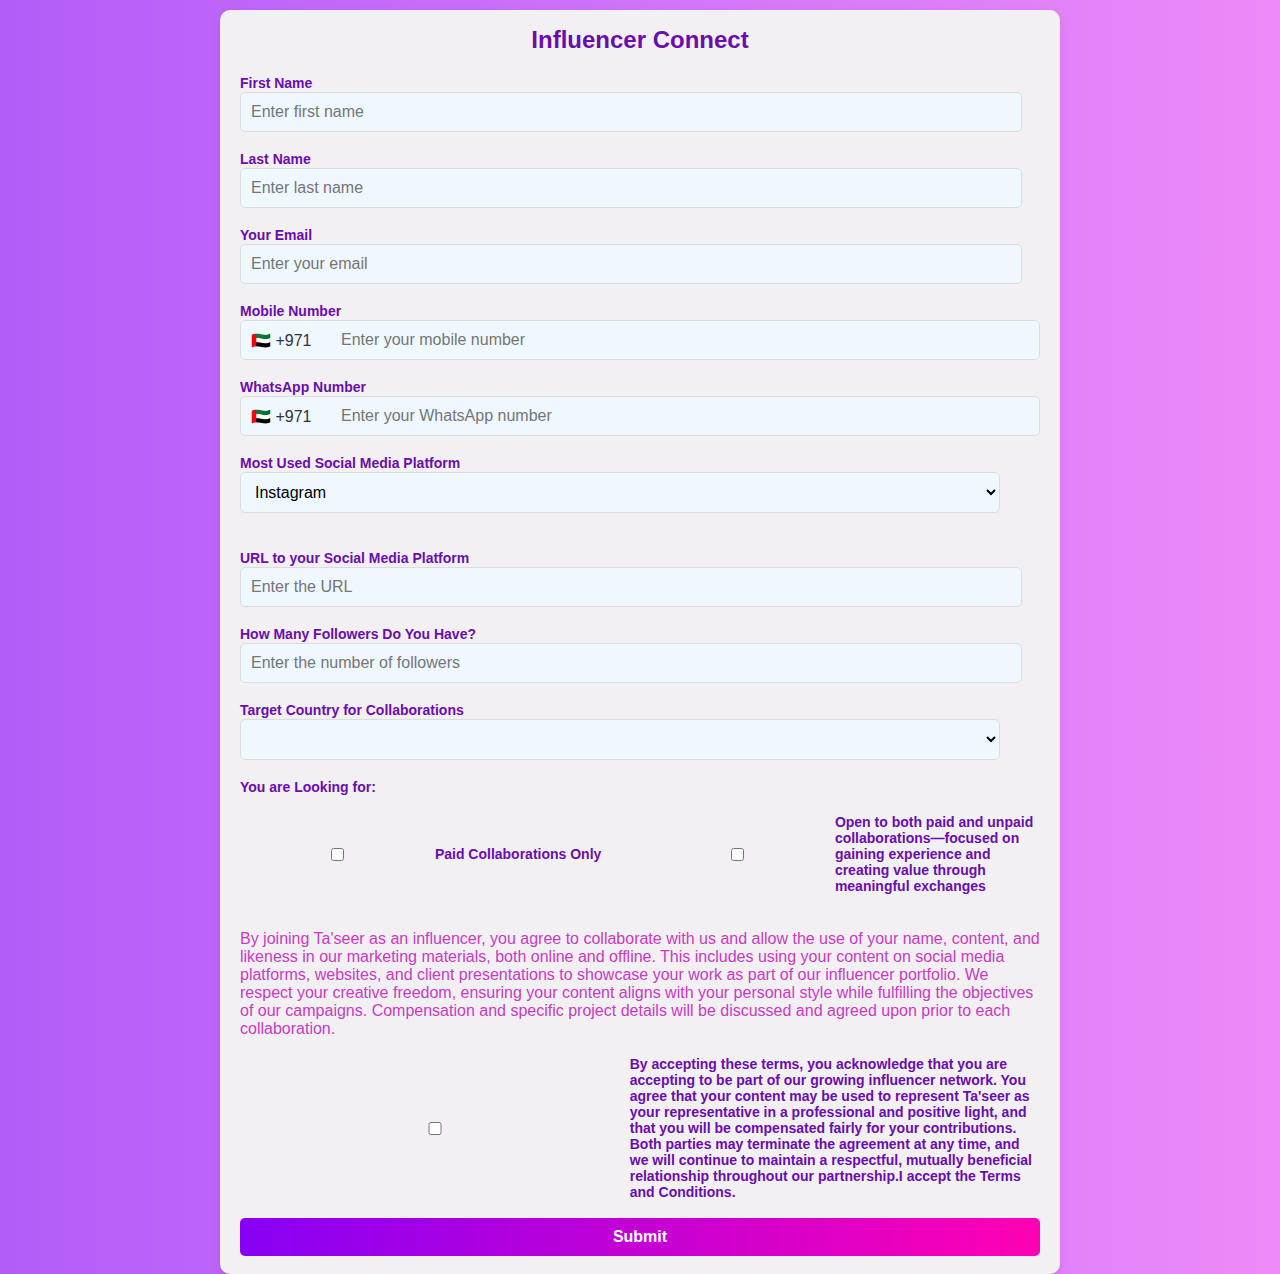
<file: test.html>
<!DOCTYPE html>
<html lang="en">
<head>
    <meta charset="UTF-8">
    <meta name="viewport" content="width=device-width, initial-scale=1.0">
    <title>Contact Form</title>
    <style>
        body {
            font-family: Arial, sans-serif;
            background: linear-gradient(90deg, #8700f5a2, #e450f5aa);
            margin: 0;
            display: flex;
            justify-content: center;
            align-items: center;
            
        }

        .container {
            height:auto;
            margin-top:10px;
            width: 800px;
            background: #f2f0f3;
            border-radius: 10px;
            box-shadow: 0 4px 10px rgba(0, 0, 0, 0.1);
            padding-left: 20px;
            padding-right: 20px;
        }

        h1 {
            text-align: center;
            font-size: 24px;
            color: #6a0dad;
            margin-bottom: 20px;
        }

        label {
            
            font-size: 14px;
            color: #6a0dad;
            margin-bottom: 8px;
            font-weight: bold;
            width: 100%;
        }

       

        input, select, textarea {
            width: 95%;
            padding: 10px;
            font-size: 16px;
            border: 1px solid #dcdcdc;
            border-radius: 5px;
            background: #f0f8ff;
            outline: none;
        }

        .phone-input-container {
            display: flex;
            align-items: center;
            border: 1px solid #dcdcdc;
            border-radius: 5px;
            background: #f0f8ff;
            overflow: hidden;
        }

        .phone-input-container select {
            border: none;
            background: none;
            padding: 10px;
            font-size: 16px;
            color: #333;
            outline: none;
            appearance: none;
            cursor: pointer;
            width: 90px;
        }

        .phone-input-container input {
            border: none;
            background: none;
            padding: 10px;
            flex: 1;
            font-size: 16px;
            color: #333;
            outline: none;
        }

        button {
            width: 100%;
            padding: 10px;
            background: linear-gradient(90deg, #8700f5, #ff00b3);
            color: white;
            font-weight: bold;
            border: none;
            border-radius: 5px;
            cursor: pointer;
            font-size: 16px;
        }

        button:hover {
            background: #551a8b;
        }

        .hidden {
            display: none;
        }
        .checkbox-container {
            display: flex;
            
            align-items: center;
            gap:0;
            
            color: #6a0dad;
        }
     
       
        #tc{ color:rgb(200, 59, 193)

        }

        .collab{
            color:#6a0dad ;
            font-size: 14px;
            font-weight: bold;
        }

        .checkbox-container input[type="checkbox"] {
            margin: 0;  /* Remove margin around the checkbox */
            padding: 0; /* Remove padding around the checkbox */
        }
        
        .checkbox-container label {
            margin: 0;  /* Remove margin from the label */
            padding: 0; /* Remove padding from the label */
        }
        

        
        
    </style>
</head>
<body>
    <div class="container">
    <h1>Influencer Connect</h1>
    <form id="contact-form" action="https://formsubmit.co/taseeruae@gmail.com" method="POST" target="_blank">
        <!-- Name -->
        <div class="input-container">
            <label for="name">First Name </label>
            <input type="text" id="name" placeholder="Enter first name" required>
        </div><br>
 
           
                <!-- Name -->
                <div class="input-container">
                    <label for="name">Last Name</label>
                    <input type="text" id="name" placeholder="Enter last name" required>
                </div><br>
 <!-- email-->
                <div class="input-container">
                    <label for="email">Your Email</label>
                    <input type="email" id="email" placeholder="Enter your email" required>
                </div><br>
    
            <!-- Mobile Number -->
            <div class="input-container">
                <label for="mobile-number">Mobile Number</label>
                <div class="phone-input-container">
                    <select id="mobile-country-code">
                        <option value="+971" selected>🇦🇪 +971</option>
                    </select>
                    <input type="tel" id="mobile-number" placeholder="Enter your mobile number" required>
                </div>
            </div><br>

            <!-- WhatsApp Number -->
            <div class="input-container">
                <label for="whatsapp-number">WhatsApp Number</label>
                <div class="phone-input-container">
                    <select id="whatsapp-country-code">
                        <option value="+971" selected>🇦🇪 +971</option>
                    </select>
                    <input type="tel" id="whatsapp-number" placeholder="Enter your WhatsApp number" required>
                </div>
            </div>
            <br>
            <!-- Most Used Social Media Platform -->
            <div class="input-container">
                <label for="social-media">Most Used Social Media Platform</label>
                <select id="social-media">
                    <option value="Instagram">Instagram</option>
                    <option value="YouTube">YouTube</option>
                    <option value="LinkedIn">LinkedIn</option>
                    <option value="Facebook">Facebook</option>
                    <option value="Other">Other</option>
                </select>
            </div>
            <br>
            <!-- Other Social Media Platform -->
            <div class="input-container hidden" id="other-platform-container">
                <label for="other-platform">Specify Other Platform</label>
                <input type="text" id="other-platform" placeholder="Enter the platform name">
            </div>
            <br>
            <!-- URL of Social Media -->
            <div class="input-container">
                <label for="platform-url">URL to your Social Media Platform</label>
                <input type="url" id="platform-url" placeholder="Enter the URL">
            </div>
            <br>
            <!-- Number of Followers -->
            <div class="input-container">
                <label for="followers">How Many Followers Do You Have?</label>
                <input type="number" id="followers" placeholder="Enter the number of followers">
            </div>
            <br>
            <!-- Target Country -->
            <div class="input-container">
                <label for="target-country">Target Country for Collaborations</label>
                <select id="target-country"></select>
                
            </div><br>
            <span class="collab">You are Looking for:</span><br><br>
            <div class="input-container checkbox-container">
                
                
                <input type="checkbox" id="collab1">
                <label for=collab1>Paid Collaborations Only</label>
                <input type="checkbox" id="collab2">
                <label for=collab2>Open to both paid and unpaid collaborations—focused on gaining experience and creating value through meaningful exchanges
                </label>
              </div>
            <br><br>
            <!-- Terms and Conditions -->
            <span id="tc">By joining Ta'seer as an influencer, you agree to collaborate with us and allow the use of your name, content, and likeness in our marketing materials, both online and offline. This includes using your content on social media platforms, websites, and client presentations to showcase your work as part of our influencer portfolio. We respect your creative freedom, ensuring your content aligns with your personal style while fulfilling the objectives of our campaigns. Compensation and specific project details will be discussed and agreed upon prior to each collaboration.
            </span><br><br>
            <div class="input-container checkbox-container">
                
                
              <input type="checkbox" id="terms" required>
               <label for="terms">By accepting these terms, you acknowledge that you are accepting to be part of our growing influencer network. You agree that your content may be used to represent Ta'seer as your representative in a professional and positive light, and that you will be compensated fairly for your contributions. Both parties may terminate the agreement at any time, and we will continue to maintain a respectful, mutually beneficial relationship throughout our partnership.I accept the Terms and Conditions.</label>
            </div>
<br>
            <!-- Submit Button -->
            <div><button type="submit">Submit</button><br><br>
        </form>
        
    </div>

    <script>
        // Dynamically load all countries and their codes
        document.addEventListener("DOMContentLoaded", async () => {
            const mobileCountryCodeDropdown = document.getElementById("mobile-country-code");
            const whatsappCountryCodeDropdown = document.getElementById("whatsapp-country-code");
            const targetCountryDropdown = document.getElementById("target-country");

            try {
                const response = await fetch("https://restcountries.com/v3.1/all");
                const countries = await response.json();

                // Sort countries alphabetically by name
                countries.sort((a, b) => a.name.common.localeCompare(b.name.common));

                // Populate dropdown with country codes and names
                countries.forEach((country) => {
                    if (country.idd && country.idd.root) {
                        const dialingCode =
                            country.idd.root + (country.idd.suffixes ? country.idd.suffixes[0] : "");
                        const flagEmoji = country.flag || "🏳️";
                        const countryOption = document.createElement("option");
                        countryOption.value = dialingCode;
                        countryOption.textContent = `${flagEmoji} ${country.name.common} (${dialingCode})`;

                        mobileCountryCodeDropdown.appendChild(countryOption.cloneNode(true));
                        whatsappCountryCodeDropdown.appendChild(countryOption.cloneNode(true));

                        const targetCountryOption = document.createElement("option");
                        targetCountryOption.value = country.name.common;
                        targetCountryOption.textContent = country.name.common;
                        targetCountryDropdown.appendChild(targetCountryOption);
                    }
                });
            } catch (error) {
                console.error("Error loading country data:", error);
            }
        });

        // Show "Other" input if user selects "Other" from social media dropdown
        document.getElementById("social-media").addEventListener("change", (e) => {
            const otherPlatformContainer = document.getElementById("other-platform-container");
            if (e.target.value === "Other") {
                otherPlatformContainer.classList.remove("hidden");
            } else {
                otherPlatformContainer.classList.add("hidden");
            }
        });

        
    </script>
</body>
</html>
</file>
